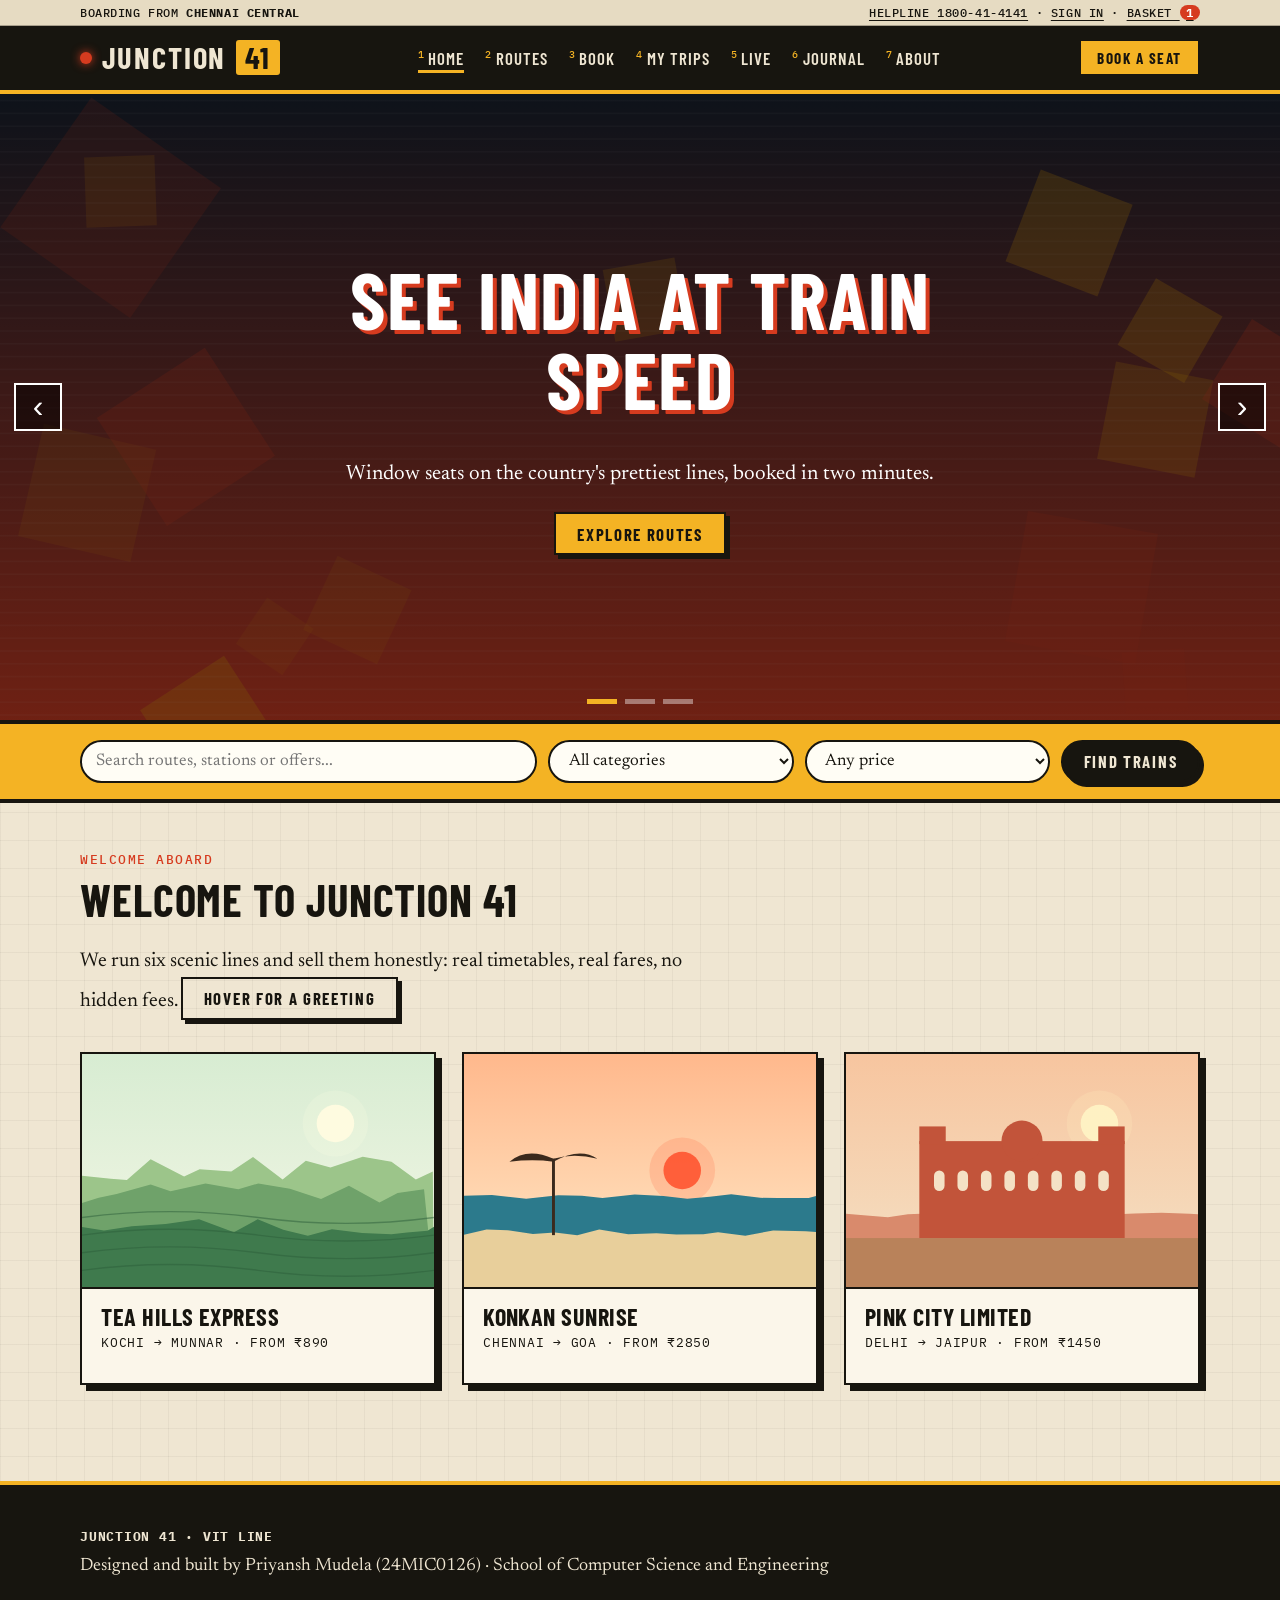
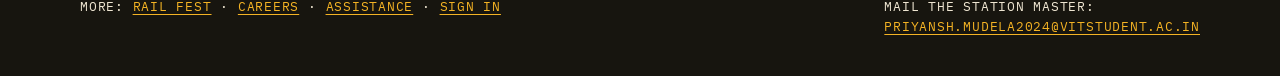
<file: index.html>
<!DOCTYPE html>
<html lang="en"><head><meta charset="UTF-8"><meta name="viewport" content="width=device-width, initial-scale=1.0">
<title>Home · Junction 41</title><link rel="stylesheet" href="css/style.css">
<style>.slider{position:relative;height:70vh;min-height:380px;overflow:hidden;background:#000;border-bottom:4px solid var(--ink)}
.slide{position:absolute;inset:0;background-size:cover;background-position:center;display:grid;place-items:center;text-align:center;color:#fff;opacity:0;transition:opacity .9s}.slide::before{content:"";position:absolute;inset:0;background:rgba(10,10,8,.5)}
.slide.on{opacity:1}.slide div{position:relative;max-width:780px;padding:0 1.4rem}.slide h1{font-size:clamp(2.6rem,7vw,5rem);text-shadow:4px 4px 0 var(--signal)}.slide p{font-size:1.3rem}
.arrow{position:absolute;top:50%;transform:translateY(-50%);background:rgba(0,0,0,.5);color:#fff;border:2px solid #fff;font-size:2rem;width:48px;height:48px;cursor:pointer;z-index:3}.arrow:hover{background:var(--signal)}.l{left:14px}.r{right:14px}
.dots{position:absolute;bottom:16px;left:0;right:0;display:flex;justify-content:center;gap:.5rem;z-index:3}.dots i{width:30px;height:5px;background:#fff6;cursor:pointer}.dots i.on{background:var(--amber)}
.finder{background:var(--amber);border-bottom:4px solid var(--ink)}.find{display:flex;gap:.7rem;padding:1rem 0;flex-wrap:wrap}.find input,.find select{flex:1;min-width:170px;border:2px solid var(--ink)!important;background:#fffdf5!important;padding:.65rem .9rem!important;border-radius:30px!important;width:auto!important}.find input{flex:2}
.find .btn{border-radius:30px}.lede{font-size:1.25rem;max-width:60ch}.rc{display:block;text-decoration:none;color:var(--ink);border:2px solid var(--ink);background:#fbf6ea;box-shadow:6px 6px 0 var(--ink);transition:.2s}.rc:hover{transform:translate(-3px,-3px);box-shadow:9px 9px 0 var(--signal)}
.rc img{width:100%;aspect-ratio:3/2;object-fit:cover;border-bottom:2px solid var(--ink)}.rc div{padding:1rem 1.2rem}.rc h3{margin-bottom:.3rem}</style></head><body>
<div class="util"><div class="wrap"><span>Boarding from <strong>Chennai Central</strong></span>
  <span><a href="status.html">Helpline 1800-41-4141</a> · <a href="account.html">Sign in</a> · <a href="summary.html">Basket <b class="cnt">1</b></a></span></div></div>
<header class="site-head"><div class="wrap">
  <a class="logo" href="index.html"><span class="lamp"></span>Junction <b>41</b></a>
  <nav class="nav" id="nav"><a href="index.html" class=on>Home</a><a href="routes.html">Routes</a><a href="book.html">Book</a><a href="trips.html">My Trips</a><a href="status.html">Live</a><a href="journal.html">Journal</a><a href="about.html">About</a></nav>
  <a class="btn" href="book.html">Book a seat</a>
  <button class="menu-btn" id="menuBtn" aria-label="Menu">MENU</button></div></header>

<section class="slider" id="slider"><div class="slide on" style="background-image:url(img/slide-1.svg)"><div><h1>See India at train speed</h1><p>Window seats on the country's prettiest lines, booked in two minutes.</p><a class="btn" href="routes.html">Explore routes</a></div></div><div class="slide" style="background-image:url(img/slide-2.svg)"><div><h1>Overnight, and awake by the sea</h1><p>Sleeper berths, chai at dawn and a coastline you will not forget.</p><a class="btn" href="routes.html">Explore routes</a></div></div><div class="slide" style="background-image:url(img/slide-3.svg)"><div><h1>Weekend lines, weekday fares</h1><p>Hill stations and backwaters from ₹420.</p><a class="btn" href="routes.html">Explore routes</a></div></div><button class="arrow l" id="prev" aria-label="Previous">‹</button><button class="arrow r" id="next" aria-label="Next">›</button><div class="dots" id="dots"></div></section>
<section class="finder"><div class="wrap"><form action="routes.html" method="get" class="find">
  <input type="text" name="q" placeholder="Search routes, stations or offers..." aria-label="Search">
  <select name="cat" aria-label="Category"><option value="">All categories</option><option>Scenic</option><option>Overnight</option><option>Heritage</option><option>Weekend</option></select><select name="price" aria-label="Price range"><option value="">Any price</option><option value="lo">Under ₹1,000</option><option value="mid">₹1,000 – ₹3,000</option><option value="hi">Above ₹3,000</option></select>
  <button class="btn dark">Find trains</button></form></div></section>
<section class="block"><div class="wrap">
  <span class="eyebrow">Welcome aboard</span><h2 id="hello">Welcome to Junction 41</h2>
  <p class="lede">We run six scenic lines and sell them honestly: real timetables, real fares, no hidden fees.
  <button class="btn ghost" id="hb" type="button">Hover for a greeting</button></p>
  <div class="cols" style="margin-top:2rem"><a class="rc" href="routes.html#0"><img src="img/travel-munnar.svg" alt="Tea Hills Express"><div><h3>Tea Hills Express</h3><p class="mono">Kochi → Munnar · from ₹890</p></div></a><a class="rc" href="routes.html#1"><img src="img/travel-goa.svg" alt="Konkan Sunrise"><div><h3>Konkan Sunrise</h3><p class="mono">Chennai → Goa · from ₹2850</p></div></a><a class="rc" href="routes.html#2"><img src="img/travel-jaipur.svg" alt="Pink City Limited"><div><h3>Pink City Limited</h3><p class="mono">Delhi → Jaipur · from ₹1450</p></div></a></div></div></section>
<footer class="site-foot"><div class="wrap"><div><strong class="mono">Junction 41 · VIT Line</strong><br>
  Designed and built by Priyansh Mudela (24MIC0126) · School of Computer Science and Engineering</div>
  <div class="mono">More: <a href="fest.html">Rail Fest</a> · <a href="careers.html">Careers</a> · <a href="assist.html">Assistance</a> · <a href="account.html">Sign in</a></div>
  <div class="mono">Mail the station master:<br><a href="mailto:priyansh.mudela2024@vitstudent.ac.in">priyansh.mudela2024@vitstudent.ac.in</a></div></div></footer><script src="js/site.js"></script><script src="js/slider.js"></script><script src="js/home.js"></script></body></html>
</file>
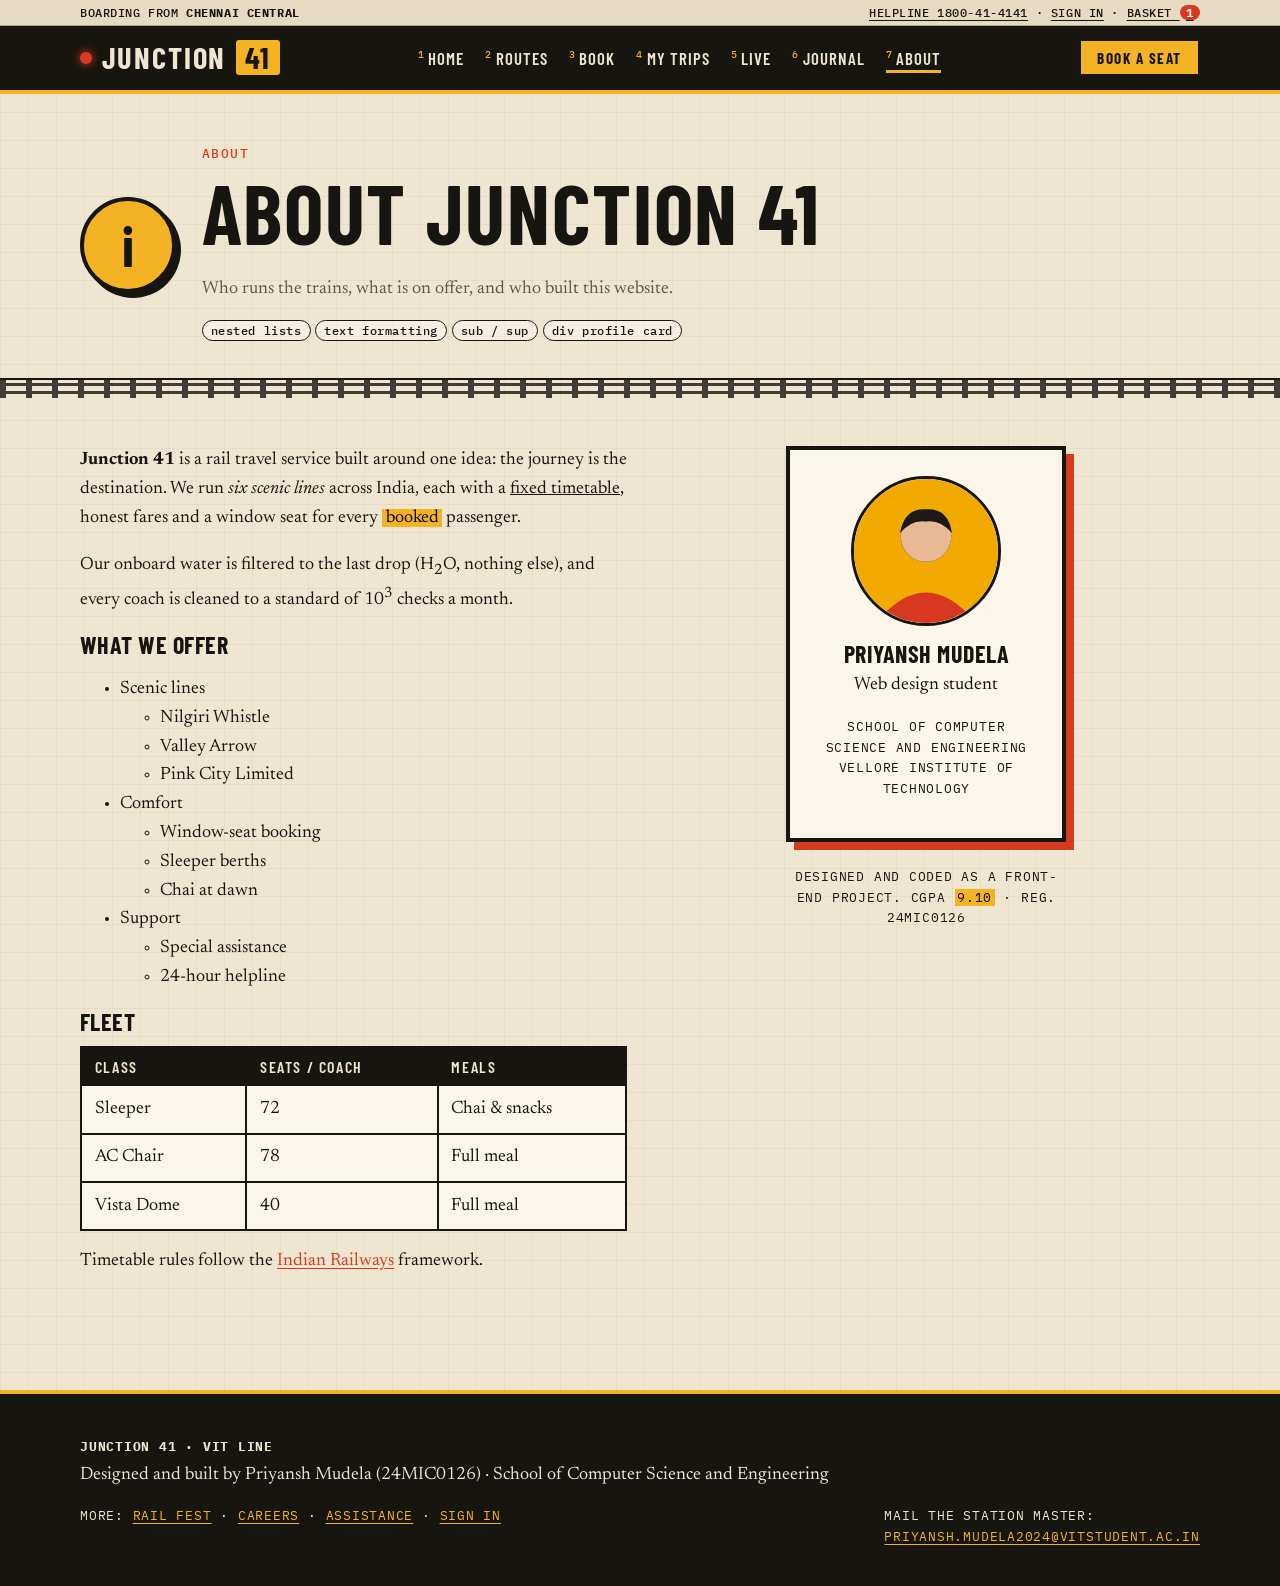
<file: about.html>
<!DOCTYPE html>
<html lang="en"><head><meta charset="UTF-8"><meta name="viewport" content="width=device-width, initial-scale=1.0">
<title>About · Junction 41</title><link rel="stylesheet" href="css/style.css">
<style>.idcard{border:4px solid var(--ink);background:#fbf6ea;padding:1.6rem;text-align:center;width:280px;box-shadow:8px 8px 0 var(--signal)}.idcard img{margin:0 auto 1rem;border:3px solid var(--ink);border-radius:50%}.idcard h3{margin-bottom:.3rem}</style></head><body>
<div class="util"><div class="wrap"><span>Boarding from <strong>Chennai Central</strong></span>
  <span><a href="status.html">Helpline 1800-41-4141</a> · <a href="account.html">Sign in</a> · <a href="summary.html">Basket <b class="cnt">1</b></a></span></div></div>
<header class="site-head"><div class="wrap">
  <a class="logo" href="index.html"><span class="lamp"></span>Junction <b>41</b></a>
  <nav class="nav" id="nav"><a href="index.html">Home</a><a href="routes.html">Routes</a><a href="book.html">Book</a><a href="trips.html">My Trips</a><a href="status.html">Live</a><a href="journal.html">Journal</a><a href="about.html" class=on>About</a></nav>
  <a class="btn" href="book.html">Book a seat</a>
  <button class="menu-btn" id="menuBtn" aria-label="Menu">MENU</button></div></header><div class="plate"><div class="wrap"><div class="pf-no">i</div><div>
  <span class="eyebrow">About</span><h1>About Junction 41</h1><p>Who runs the trains, what is on offer, and who built this website.</p>
  <div><span class="tag">nested lists</span><span class="tag">text formatting</span><span class="tag">sub / sup</span><span class="tag">div profile card</span></div></div></div></div><div class="rails"></div>

<section class="block"><div class="wrap cols">
 <div><p><b>Junction 41</b> is a rail travel service built around one idea: the journey is the destination.
 We run <i>six scenic lines</i> across India, each with a <u>fixed timetable</u>, honest fares and a window seat for every <mark>booked</mark> passenger.</p>
 <p>Our onboard water is filtered to the last drop (H<sub>2</sub>O, nothing else), and every coach is cleaned to a standard of 10<sup>3</sup> checks a month.</p>
 <h3>What we offer</h3>
 <ul><li>Scenic lines<ul><li>Nilgiri Whistle</li><li>Valley Arrow</li><li>Pink City Limited</li></ul></li>
     <li>Comfort<ul><li>Window-seat booking</li><li>Sleeper berths</li><li>Chai at dawn</li></ul></li>
     <li>Support<ul><li>Special assistance</li><li>24-hour helpline</li></ul></li></ul>
 <h3>Fleet</h3>
 <table><thead><tr><th>Class</th><th>Seats / coach</th><th>Meals</th></tr></thead><tbody>
  <tr><td>Sleeper</td><td>72</td><td>Chai &amp; snacks</td></tr><tr><td>AC Chair</td><td>78</td><td>Full meal</td></tr><tr><td>Vista Dome</td><td>40</td><td>Full meal</td></tr></tbody></table>
 <p style="margin-top:1rem">Timetable rules follow the <a href="https://indianrailways.gov.in" target="_blank" rel="noopener">Indian Railways</a> framework.</p></div>
 <div style="display:flex;flex-direction:column;align-items:center;gap:1.6rem">
  <div class="idcard"><img src="img/avatar.svg" alt="Priyansh Mudela" width="150" height="150"><h3>Priyansh Mudela</h3><p>Web design student</p><p class="mono">School of Computer Science and Engineering<br>Vellore Institute of Technology</p></div>
  <p class="mono" style="max-width:280px;text-align:center">Designed and coded as a front-end project. CGPA <mark>9.10</mark> · Reg. 24MIC0126</p></div>
</div></section>
<footer class="site-foot"><div class="wrap"><div><strong class="mono">Junction 41 · VIT Line</strong><br>
  Designed and built by Priyansh Mudela (24MIC0126) · School of Computer Science and Engineering</div>
  <div class="mono">More: <a href="fest.html">Rail Fest</a> · <a href="careers.html">Careers</a> · <a href="assist.html">Assistance</a> · <a href="account.html">Sign in</a></div>
  <div class="mono">Mail the station master:<br><a href="mailto:priyansh.mudela2024@vitstudent.ac.in">priyansh.mudela2024@vitstudent.ac.in</a></div></div></footer><script src="js/site.js"></script></body></html>
</file>
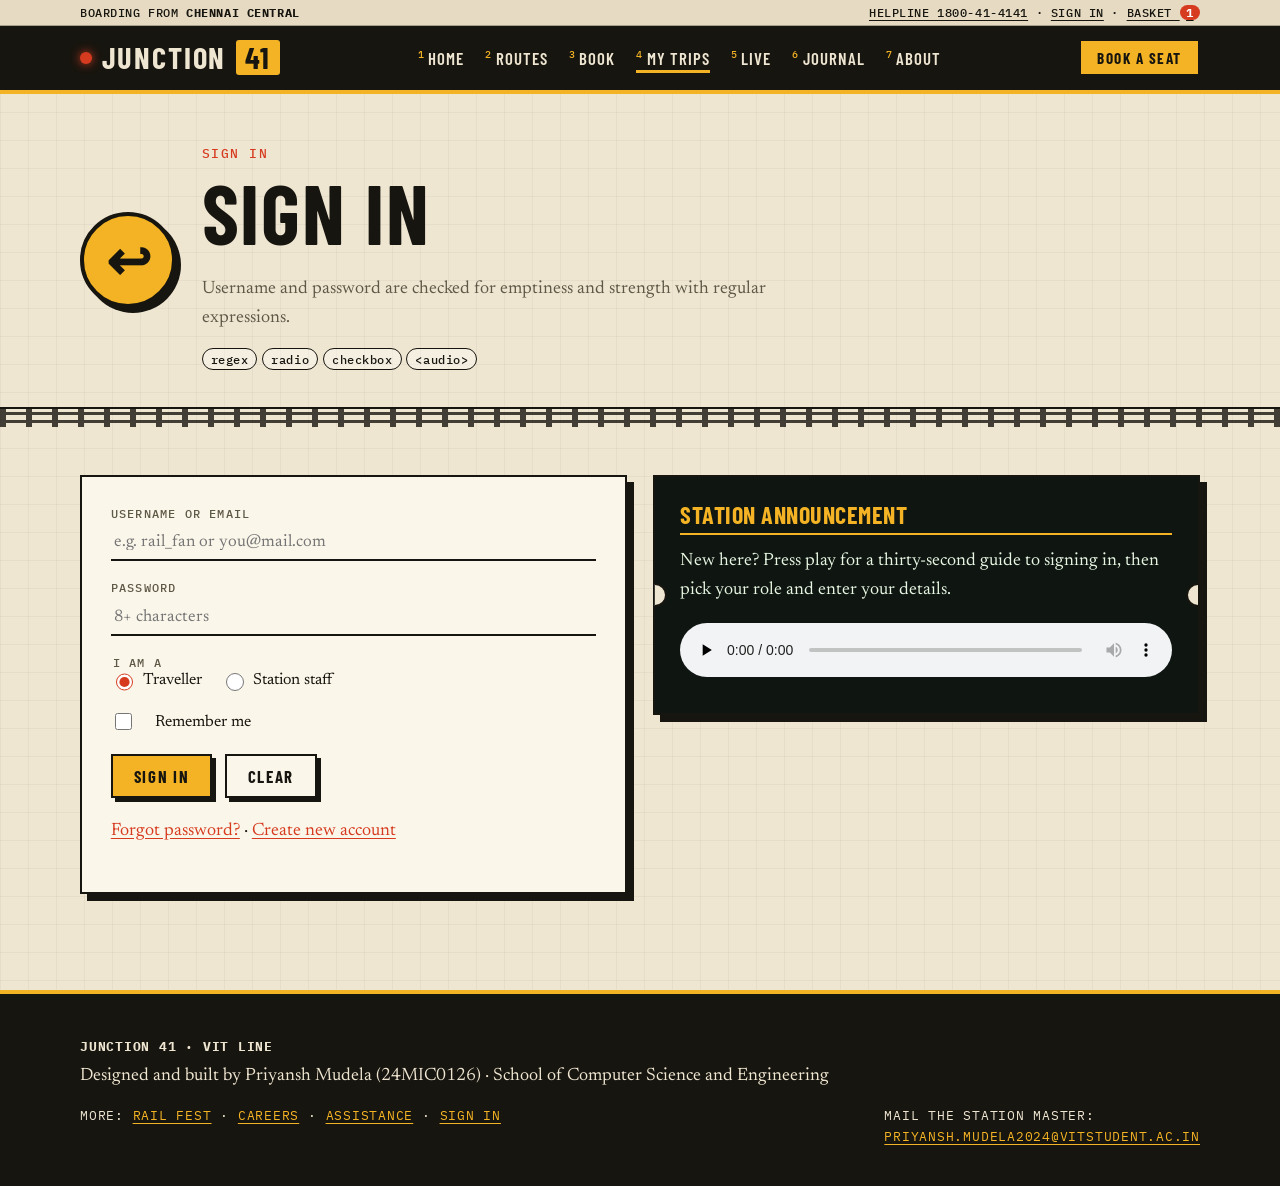
<file: account.html>
<!DOCTYPE html>
<html lang="en"><head><meta charset="UTF-8"><meta name="viewport" content="width=device-width, initial-scale=1.0">
<title>Sign in · Junction 41</title><link rel="stylesheet" href="css/style.css">
<style></style></head><body>
<div class="util"><div class="wrap"><span>Boarding from <strong>Chennai Central</strong></span>
  <span><a href="status.html">Helpline 1800-41-4141</a> · <a href="account.html">Sign in</a> · <a href="summary.html">Basket <b class="cnt">1</b></a></span></div></div>
<header class="site-head"><div class="wrap">
  <a class="logo" href="index.html"><span class="lamp"></span>Junction <b>41</b></a>
  <nav class="nav" id="nav"><a href="index.html">Home</a><a href="routes.html">Routes</a><a href="book.html">Book</a><a href="trips.html" class=on>My Trips</a><a href="status.html">Live</a><a href="journal.html">Journal</a><a href="about.html">About</a></nav>
  <a class="btn" href="book.html">Book a seat</a>
  <button class="menu-btn" id="menuBtn" aria-label="Menu">MENU</button></div></header><div class="plate"><div class="wrap"><div class="pf-no">↩</div><div>
  <span class="eyebrow">Sign in</span><h1>Sign in</h1><p>Username and password are checked for emptiness and strength with regular expressions.</p>
  <div><span class="tag">regex</span><span class="tag">radio</span><span class="tag">checkbox</span><span class="tag">&lt;audio&gt;</span></div></div></div></div><div class="rails"></div>

<section class="block"><div class="wrap cols">
<form class="pass" data-auth novalidate style="grid-template-columns:1fr">
  <div class="f"><label for="u">Username or email</label><input id="u" maxlength="50" placeholder="e.g. rail_fan or you@mail.com" autocomplete="username"></div>
  <div class="f"><label for="pw">Password</label><input id="pw" type="password" maxlength="30" placeholder="8+ characters" autocomplete="current-password"></div>
  <fieldset class="f"><legend>I am a</legend><div class="opts"><label><input type="radio" name="role" checked> Traveller</label><label><input type="radio" name="role"> Station staff</label></div></fieldset>
  <label class="opts" style="font-size:1rem"><input type="checkbox"> Remember me</label>
  <div class="actions"><button class="btn" type="submit">Sign in</button><button class="btn ghost" type="reset">Clear</button></div><div class="msg"></div>
  <p><a href="#">Forgot password?</a> · <a href="book.html">Create new account</a></p></form>
<div class="ticket dark"><h3>Station announcement</h3><p>New here? Press play for a thirty-second guide to signing in, then pick your role and enter your details.</p>
 <audio controls preload="none" style="width:100%"><source src="media/announcement.mp3" type="audio/mpeg"></audio></div></div></section>
<footer class="site-foot"><div class="wrap"><div><strong class="mono">Junction 41 · VIT Line</strong><br>
  Designed and built by Priyansh Mudela (24MIC0126) · School of Computer Science and Engineering</div>
  <div class="mono">More: <a href="fest.html">Rail Fest</a> · <a href="careers.html">Careers</a> · <a href="assist.html">Assistance</a> · <a href="account.html">Sign in</a></div>
  <div class="mono">Mail the station master:<br><a href="mailto:priyansh.mudela2024@vitstudent.ac.in">priyansh.mudela2024@vitstudent.ac.in</a></div></div></footer><script src="js/site.js"></script><script src="js/auth.js"></script></body></html>
</file>
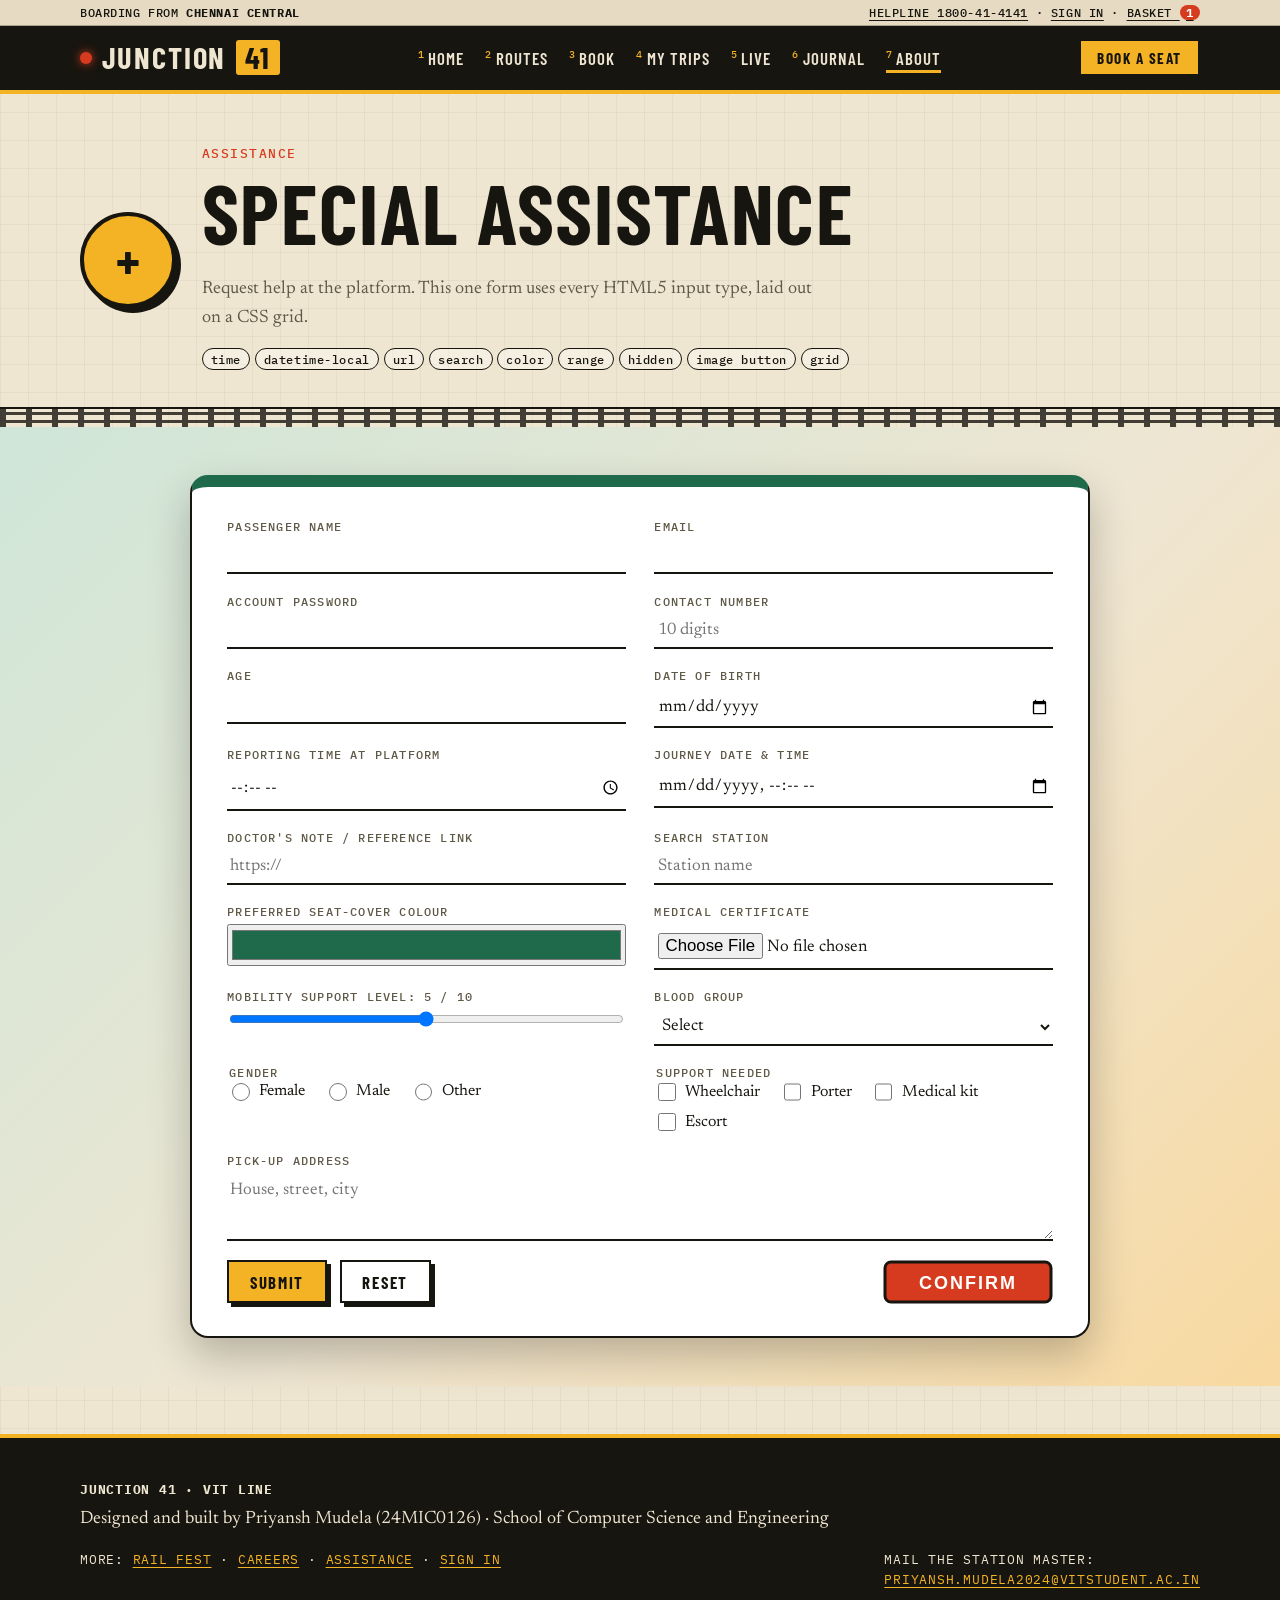
<file: assist.html>
<!DOCTYPE html>
<html lang="en"><head><meta charset="UTF-8"><meta name="viewport" content="width=device-width, initial-scale=1.0">
<title>Assistance · Junction 41</title><link rel="stylesheet" href="css/style.css">
<style>.clinic{background:linear-gradient(135deg,#cfe6d8 0%,#efe6d2 55%,#f8d9a0 100%)}.rx{background:#fff;border:2px solid var(--ink);border-radius:18px;box-shadow:0 18px 40px rgba(23,21,15,.25);padding:2rem 2.2rem;margin:0 auto;max-width:900px;display:grid;grid-template-columns:repeat(auto-fit,minmax(260px,1fr));gap:1.2rem 1.8rem;border-top:12px solid var(--green)}</style></head><body>
<div class="util"><div class="wrap"><span>Boarding from <strong>Chennai Central</strong></span>
  <span><a href="status.html">Helpline 1800-41-4141</a> · <a href="account.html">Sign in</a> · <a href="summary.html">Basket <b class="cnt">1</b></a></span></div></div>
<header class="site-head"><div class="wrap">
  <a class="logo" href="index.html"><span class="lamp"></span>Junction <b>41</b></a>
  <nav class="nav" id="nav"><a href="index.html">Home</a><a href="routes.html">Routes</a><a href="book.html">Book</a><a href="trips.html">My Trips</a><a href="status.html">Live</a><a href="journal.html">Journal</a><a href="about.html" class=on>About</a></nav>
  <a class="btn" href="book.html">Book a seat</a>
  <button class="menu-btn" id="menuBtn" aria-label="Menu">MENU</button></div></header><div class="plate"><div class="wrap"><div class="pf-no">+</div><div>
  <span class="eyebrow">Assistance</span><h1>Special assistance</h1><p>Request help at the platform. This one form uses every HTML5 input type, laid out on a CSS grid.</p>
  <div><span class="tag">time</span><span class="tag">datetime-local</span><span class="tag">url</span><span class="tag">search</span><span class="tag">color</span><span class="tag">range</span><span class="tag">hidden</span><span class="tag">image button</span><span class="tag">grid</span></div></div></div></div><div class="rails"></div>

<section class="block clinic"><div class="wrap">
<form class="rx" data-demo data-ok="Request received. A station officer will meet you at the platform.">
 <input type="hidden" name="rid" value="SA-2026-0041">
 <div class="f"><label for="a1">Passenger name</label><input id="a1" type="text" required></div>
 <div class="f"><label for="a2">Email</label><input id="a2" type="email" required></div>
 <div class="f"><label for="a3">Account password</label><input id="a3" type="password" minlength="8" required></div>
 <div class="f"><label for="a4">Contact number</label><input id="a4" type="tel" pattern="[0-9]{10}" required placeholder="10 digits"></div>
 <div class="f"><label for="a5">Age</label><input id="a5" type="number" min="0" max="120" required></div>
 <div class="f"><label for="a6">Date of birth</label><input id="a6" type="date" required></div>
 <div class="f"><label for="a7">Reporting time at platform</label><input id="a7" type="time" required></div>
 <div class="f"><label for="a8">Journey date &amp; time</label><input id="a8" type="datetime-local" required></div>
 <div class="f"><label for="a9">Doctor's note / reference link</label><input id="a9" type="url" placeholder="https://"></div>
 <div class="f"><label for="b1">Search station</label><input id="b1" type="search" placeholder="Station name"></div>
 <div class="f"><label for="b2">Preferred seat-cover colour</label><input id="b2" type="color" value="#1e6a4b" style="width:100%;height:42px"></div>
 <div class="f"><label for="b3">Medical certificate</label><input id="b3" type="file"></div>
 <div class="f"><label for="b4">Mobility support level: <output id="ov">5</output> / 10</label><input id="b4" type="range" min="0" max="10" value="5" oninput="ov.value=this.value"></div>
 <div class="f"><label for="b5">Blood group</label><select id="b5"><option value="">Select</option><option>A+</option><option>A-</option><option>B+</option><option>B-</option><option>O+</option><option>O-</option><option>AB+</option><option>AB-</option></select></div>
 <fieldset class="f"><legend>Gender</legend><div class="opts"><label><input type="radio" name="gender" value="Female" required> Female</label><label><input type="radio" name="gender" value="Male" required> Male</label><label><input type="radio" name="gender" value="Other" required> Other</label></div></fieldset>
 <fieldset class="f"><legend>Support needed</legend><div class="opts"><label><input type="checkbox"> Wheelchair</label><label><input type="checkbox"> Porter</label><label><input type="checkbox"> Medical kit</label><label><input type="checkbox"> Escort</label></div></fieldset>
 <div class="f full"><label for="b6">Pick-up address</label><textarea id="b6" rows="3" placeholder="House, street, city"></textarea></div>
 <div class="actions"><button class="btn" type="submit">Submit</button><button class="btn ghost" type="reset">Reset</button>
  <input type="image" src="img/confirm.svg" alt="Confirm request" width="170" height="44" style="margin-left:auto"></div><div class="msg full"></div></form></div></section>
<footer class="site-foot"><div class="wrap"><div><strong class="mono">Junction 41 · VIT Line</strong><br>
  Designed and built by Priyansh Mudela (24MIC0126) · School of Computer Science and Engineering</div>
  <div class="mono">More: <a href="fest.html">Rail Fest</a> · <a href="careers.html">Careers</a> · <a href="assist.html">Assistance</a> · <a href="account.html">Sign in</a></div>
  <div class="mono">Mail the station master:<br><a href="mailto:priyansh.mudela2024@vitstudent.ac.in">priyansh.mudela2024@vitstudent.ac.in</a></div></div></footer><script src="js/site.js"></script><script src="js/forms.js"></script></body></html>
</file>
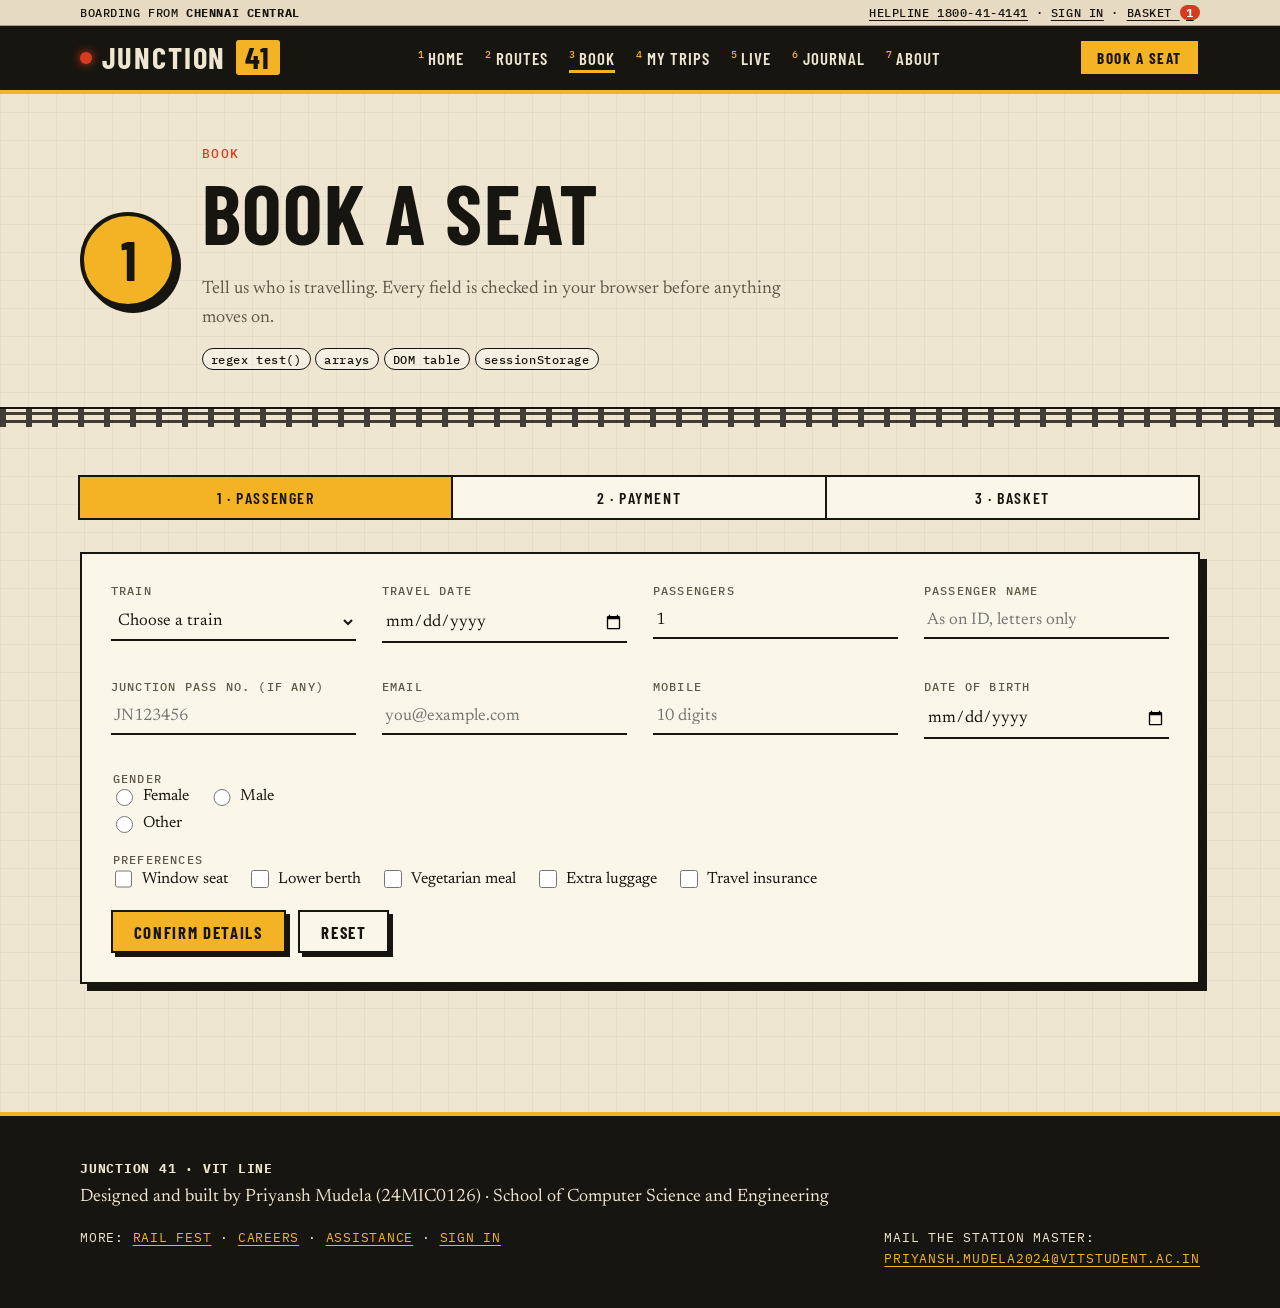
<file: book.html>
<!DOCTYPE html>
<html lang="en"><head><meta charset="UTF-8"><meta name="viewport" content="width=device-width, initial-scale=1.0">
<title>Book · Junction 41</title><link rel="stylesheet" href="css/style.css">
<style>.steps{display:flex;margin-bottom:2rem;font:600 1rem var(--display);letter-spacing:.1em;text-transform:uppercase}.steps a{flex:1;text-align:center;padding:.7rem .4rem;border:2px solid var(--ink);margin-left:-2px;text-decoration:none;color:var(--ink);background:#fbf6ea}.steps .now{background:var(--amber)}.steps a:hover{background:var(--paper-2)}</style></head><body>
<div class="util"><div class="wrap"><span>Boarding from <strong>Chennai Central</strong></span>
  <span><a href="status.html">Helpline 1800-41-4141</a> · <a href="account.html">Sign in</a> · <a href="summary.html">Basket <b class="cnt">1</b></a></span></div></div>
<header class="site-head"><div class="wrap">
  <a class="logo" href="index.html"><span class="lamp"></span>Junction <b>41</b></a>
  <nav class="nav" id="nav"><a href="index.html">Home</a><a href="routes.html">Routes</a><a href="book.html" class=on>Book</a><a href="trips.html">My Trips</a><a href="status.html">Live</a><a href="journal.html">Journal</a><a href="about.html">About</a></nav>
  <a class="btn" href="book.html">Book a seat</a>
  <button class="menu-btn" id="menuBtn" aria-label="Menu">MENU</button></div></header><div class="plate"><div class="wrap"><div class="pf-no">1</div><div>
  <span class="eyebrow">Book</span><h1>Book a seat</h1><p>Tell us who is travelling. Every field is checked in your browser before anything moves on.</p>
  <div><span class="tag">regex test()</span><span class="tag">arrays</span><span class="tag">DOM table</span><span class="tag">sessionStorage</span></div></div></div></div><div class="rails"></div>

<section class="block"><div class="wrap"><div class="steps"><a href="book.html" class=now>1 · Passenger</a><a href="payment.html">2 · Payment</a><a href="summary.html">3 · Basket</a></div>
<form class="pass" id="bk" novalidate>
  <div class="f"><label for="tr">Train</label><select id="tr" required><option value="">Choose a train</option><option value="650">Nilgiri Whistle · Mettupalayam → Ooty</option><option value="2850">Konkan Sunrise · Chennai → Goa</option><option value="1450">Pink City Limited · Delhi → Jaipur</option><option value="890">Tea Hills Express · Kochi → Munnar</option><option value="3400">Valley Arrow · Jammu → Srinagar</option><option value="420">Backwater Slow · Alappuzha → Kollam</option></select><span class="err" data-for="tr"></span></div>
  <div class="f"><label for="dt">Travel date</label><input id="dt" type="date" required><span class="err" data-for="dt"></span></div>
  <div class="f"><label for="px">Passengers</label><input id="px" type="number" min="1" max="6" value="1" required></div>
  <div class="f"><label for="nm">Passenger name</label><input id="nm" required maxlength="40" placeholder="As on ID, letters only"><span class="err" data-for="nm"></span></div>
  <div class="f"><label for="jp">Junction Pass no. (if any)</label><input id="jp" maxlength="8" placeholder="JN123456"><span class="err" data-for="jp"></span></div>
  <div class="f"><label for="em">Email</label><input id="em" type="email" required placeholder="you@example.com"><span class="err" data-for="em"></span></div>
  <div class="f"><label for="mb">Mobile</label><input id="mb" type="tel" maxlength="10" required placeholder="10 digits"><span class="err" data-for="mb"></span></div>
  <div class="f"><label for="db">Date of birth</label><input id="db" type="date" required></div>
  <fieldset class="f"><legend>Gender</legend><div class="opts"><label><input type="radio" name="gender" value="Female" required> Female</label><label><input type="radio" name="gender" value="Male" required> Male</label><label><input type="radio" name="gender" value="Other" required> Other</label></div></fieldset>
  <fieldset class="f full"><legend>Preferences</legend><div class="opts"><label><input type="checkbox" name="pref" value="Window seat"> Window seat</label><label><input type="checkbox" name="pref" value="Lower berth"> Lower berth</label><label><input type="checkbox" name="pref" value="Vegetarian meal"> Vegetarian meal</label><label><input type="checkbox" name="pref" value="Extra luggage"> Extra luggage</label><label><input type="checkbox" name="pref" value="Travel insurance"> Travel insurance</label></div></fieldset>
  <div class="actions"><button class="btn" type="submit">Confirm details</button><button class="btn ghost" type="reset" id="rs">Reset</button></div>
  <div class="msg full" id="out"></div></form>
<div id="result" style="margin-top:2rem"></div></div></section>
<footer class="site-foot"><div class="wrap"><div><strong class="mono">Junction 41 · VIT Line</strong><br>
  Designed and built by Priyansh Mudela (24MIC0126) · School of Computer Science and Engineering</div>
  <div class="mono">More: <a href="fest.html">Rail Fest</a> · <a href="careers.html">Careers</a> · <a href="assist.html">Assistance</a> · <a href="account.html">Sign in</a></div>
  <div class="mono">Mail the station master:<br><a href="mailto:priyansh.mudela2024@vitstudent.ac.in">priyansh.mudela2024@vitstudent.ac.in</a></div></div></footer><script src="js/site.js"></script><script src="js/book.js"></script></body></html>
</file>
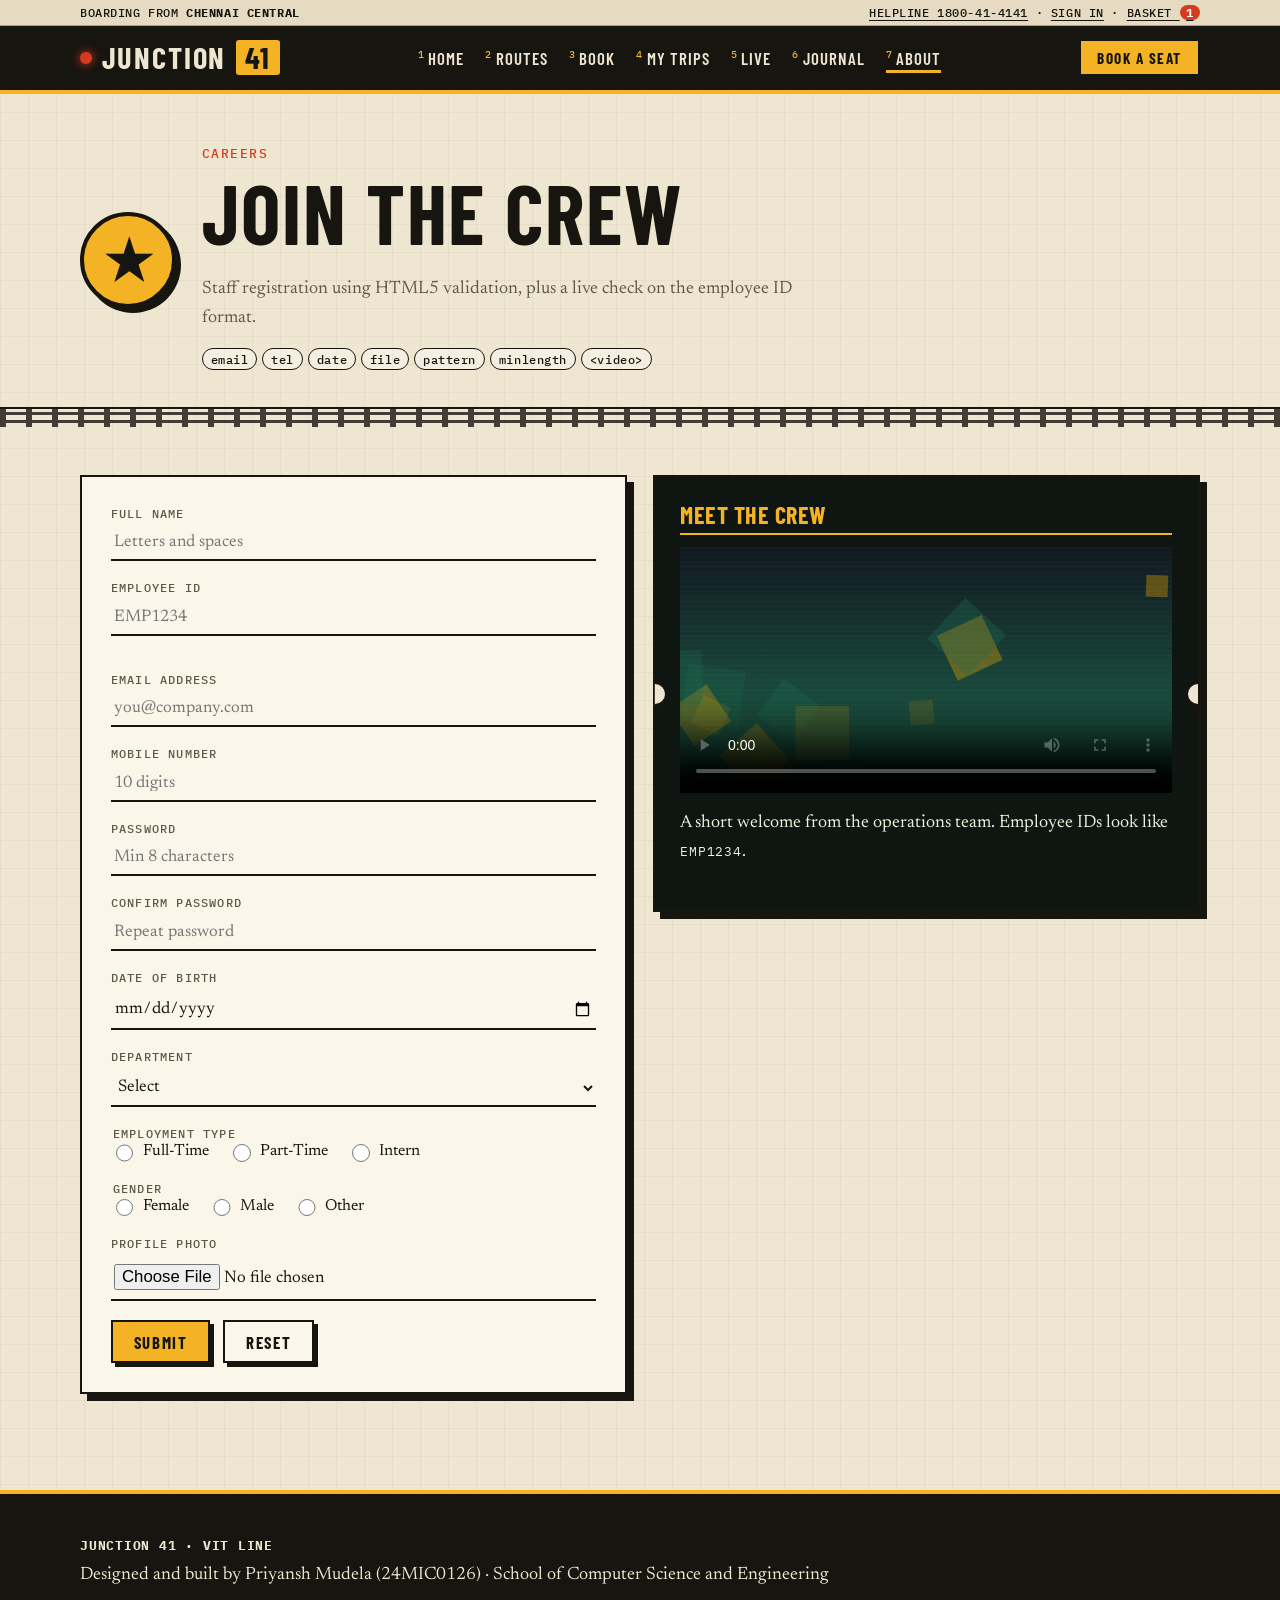
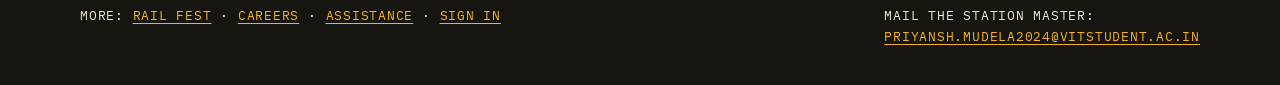
<file: careers.html>
<!DOCTYPE html>
<html lang="en"><head><meta charset="UTF-8"><meta name="viewport" content="width=device-width, initial-scale=1.0">
<title>Careers · Junction 41</title><link rel="stylesheet" href="css/style.css">
<style></style></head><body>
<div class="util"><div class="wrap"><span>Boarding from <strong>Chennai Central</strong></span>
  <span><a href="status.html">Helpline 1800-41-4141</a> · <a href="account.html">Sign in</a> · <a href="summary.html">Basket <b class="cnt">1</b></a></span></div></div>
<header class="site-head"><div class="wrap">
  <a class="logo" href="index.html"><span class="lamp"></span>Junction <b>41</b></a>
  <nav class="nav" id="nav"><a href="index.html">Home</a><a href="routes.html">Routes</a><a href="book.html">Book</a><a href="trips.html">My Trips</a><a href="status.html">Live</a><a href="journal.html">Journal</a><a href="about.html" class=on>About</a></nav>
  <a class="btn" href="book.html">Book a seat</a>
  <button class="menu-btn" id="menuBtn" aria-label="Menu">MENU</button></div></header><div class="plate"><div class="wrap"><div class="pf-no">★</div><div>
  <span class="eyebrow">Careers</span><h1>Join the crew</h1><p>Staff registration using HTML5 validation, plus a live check on the employee ID format.</p>
  <div><span class="tag">email</span><span class="tag">tel</span><span class="tag">date</span><span class="tag">file</span><span class="tag">pattern</span><span class="tag">minlength</span><span class="tag">&lt;video&gt;</span></div></div></div></div><div class="rails"></div>

<section class="block"><div class="wrap cols">
<form class="pass" data-demo data-ok="Application received. We will write to you soon." id="emp">
  <div class="f"><label for="n">Full name</label><input id="n" required minlength="3" maxlength="40" pattern="[A-Za-z ]+" placeholder="Letters and spaces"></div>
  <div class="f"><label for="eid">Employee ID</label><input id="eid" required maxlength="7" placeholder="EMP1234"><span class="err" id="eidErr"></span></div>
  <div class="f"><label for="e">Email address</label><input id="e" type="email" required placeholder="you@company.com"></div>
  <div class="f"><label for="m">Mobile number</label><input id="m" type="tel" required pattern="[0-9]{10}" maxlength="10" placeholder="10 digits"></div>
  <div class="f"><label for="p1">Password</label><input id="p1" type="password" required minlength="8" maxlength="20" placeholder="Min 8 characters"></div>
  <div class="f"><label for="p2">Confirm password</label><input id="p2" type="password" required minlength="8" data-match="p1" placeholder="Repeat password"></div>
  <div class="f"><label for="d">Date of birth</label><input id="d" type="date" required></div>
  <div class="f"><label for="dep">Department</label><select id="dep" required><option value="">Select</option><option>Operations</option><option>Signalling</option><option>Customer care</option><option>Engineering</option></select></div>
  <fieldset class="f"><legend>Employment type</legend><div class="opts"><label><input type="radio" name="et" required> Full-Time</label><label><input type="radio" name="et"> Part-Time</label><label><input type="radio" name="et"> Intern</label></div></fieldset>
  <fieldset class="f"><legend>Gender</legend><div class="opts"><label><input type="radio" name="gender" value="Female" required> Female</label><label><input type="radio" name="gender" value="Male" required> Male</label><label><input type="radio" name="gender" value="Other" required> Other</label></div></fieldset>
  <div class="f full"><label for="ph">Profile photo</label><input id="ph" type="file" accept="image/*"></div>
  <div class="actions"><button class="btn" type="submit">Submit</button><button class="btn ghost" type="reset">Reset</button></div><div class="msg full"></div></form>
<div class="ticket dark"><h3>Meet the crew</h3><video controls poster="img/slide-2.svg" preload="metadata" style="width:100%"><source src="media/welcome.mp4" type="video/mp4"></video>
 <p style="margin-top:1rem">A short welcome from the operations team. Employee IDs look like <span class="mono">EMP1234</span>.</p></div></div></section>
<footer class="site-foot"><div class="wrap"><div><strong class="mono">Junction 41 · VIT Line</strong><br>
  Designed and built by Priyansh Mudela (24MIC0126) · School of Computer Science and Engineering</div>
  <div class="mono">More: <a href="fest.html">Rail Fest</a> · <a href="careers.html">Careers</a> · <a href="assist.html">Assistance</a> · <a href="account.html">Sign in</a></div>
  <div class="mono">Mail the station master:<br><a href="mailto:priyansh.mudela2024@vitstudent.ac.in">priyansh.mudela2024@vitstudent.ac.in</a></div></div></footer><script src="js/site.js"></script><script src="js/forms.js"></script><script src="js/careers.js"></script></body></html>
</file>
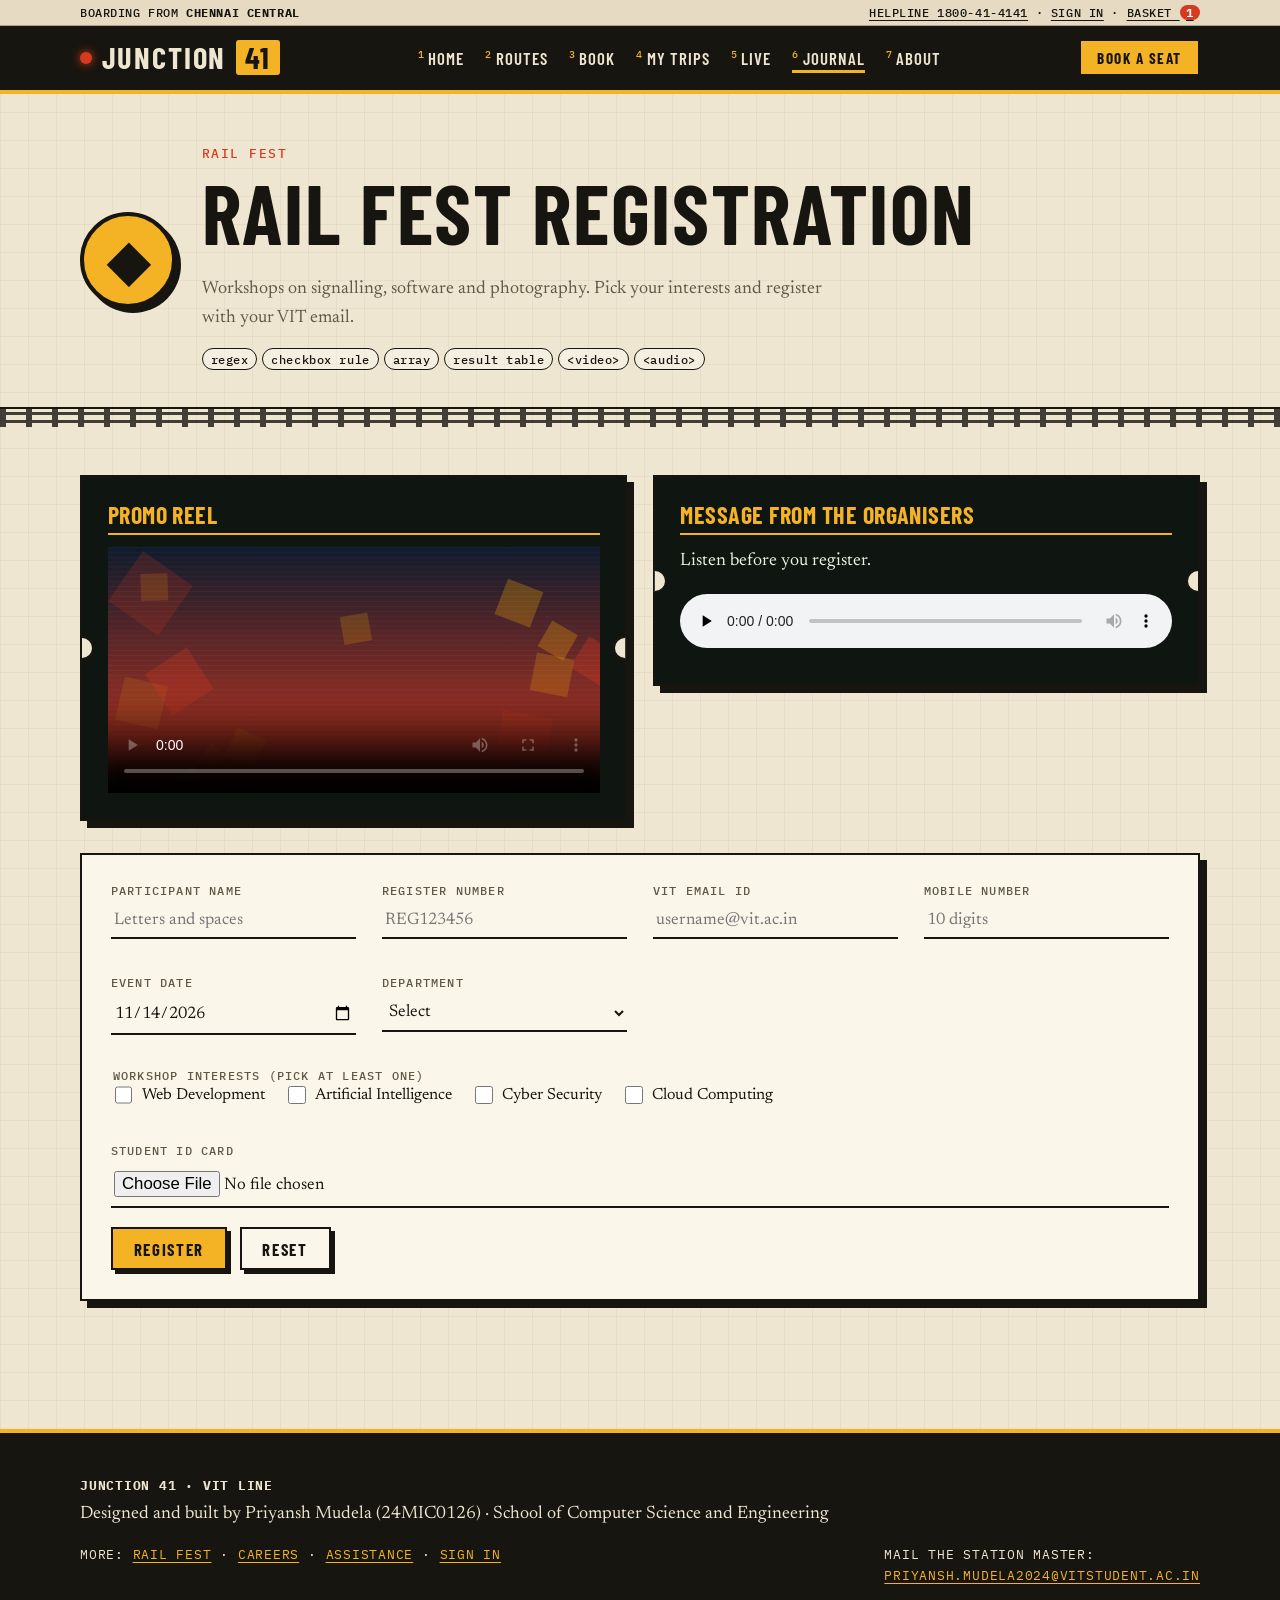
<file: fest.html>
<!DOCTYPE html>
<html lang="en"><head><meta charset="UTF-8"><meta name="viewport" content="width=device-width, initial-scale=1.0">
<title>Rail Fest · Junction 41</title><link rel="stylesheet" href="css/style.css">
<style></style></head><body>
<div class="util"><div class="wrap"><span>Boarding from <strong>Chennai Central</strong></span>
  <span><a href="status.html">Helpline 1800-41-4141</a> · <a href="account.html">Sign in</a> · <a href="summary.html">Basket <b class="cnt">1</b></a></span></div></div>
<header class="site-head"><div class="wrap">
  <a class="logo" href="index.html"><span class="lamp"></span>Junction <b>41</b></a>
  <nav class="nav" id="nav"><a href="index.html">Home</a><a href="routes.html">Routes</a><a href="book.html">Book</a><a href="trips.html">My Trips</a><a href="status.html">Live</a><a href="journal.html" class=on>Journal</a><a href="about.html">About</a></nav>
  <a class="btn" href="book.html">Book a seat</a>
  <button class="menu-btn" id="menuBtn" aria-label="Menu">MENU</button></div></header><div class="plate"><div class="wrap"><div class="pf-no">◆</div><div>
  <span class="eyebrow">Rail Fest</span><h1>Rail Fest registration</h1><p>Workshops on signalling, software and photography. Pick your interests and register with your VIT email.</p>
  <div><span class="tag">regex</span><span class="tag">checkbox rule</span><span class="tag">array</span><span class="tag">result table</span><span class="tag">&lt;video&gt;</span><span class="tag">&lt;audio&gt;</span></div></div></div></div><div class="rails"></div>

<section class="block"><div class="wrap">
<div class="cols" style="margin-bottom:2rem">
 <div class="ticket dark"><h3>Promo reel</h3><video controls poster="img/slide-1.svg" preload="metadata" style="width:100%"><source src="media/welcome.mp4" type="video/mp4"></video></div>
 <div class="ticket dark"><h3>Message from the organisers</h3><p>Listen before you register.</p><audio controls preload="none" style="width:100%"><source src="media/announcement.mp3" type="audio/mpeg"></audio></div></div>
<form class="pass" id="fest" novalidate>
 <div class="f"><label for="fn">Participant name</label><input id="fn" required maxlength="40" placeholder="Letters and spaces"><span class="err" data-for="fn"></span></div>
 <div class="f"><label for="fr">Register number</label><input id="fr" required maxlength="9" placeholder="REG123456"><span class="err" data-for="fr"></span></div>
 <div class="f"><label for="fm">VIT email ID</label><input id="fm" required placeholder="username@vit.ac.in"><span class="err" data-for="fm"></span></div>
 <div class="f"><label for="fb">Mobile number</label><input id="fb" type="tel" required maxlength="10" placeholder="10 digits"><span class="err" data-for="fb"></span></div>
 <div class="f"><label for="fe">Event date</label><input id="fe" type="date" required value="2026-11-14"></div>
 <div class="f"><label for="fd">Department</label><select id="fd" required><option value="">Select</option><option>Computer Science</option><option>Electronics</option><option>Mechanical</option><option>Civil</option></select><span class="err" data-for="fd"></span></div>
 <fieldset class="f full"><legend>Workshop interests (pick at least one)</legend><div class="opts">
  <label><input type="checkbox" name="int" value="Web Development"> Web Development</label><label><input type="checkbox" name="int" value="Artificial Intelligence"> Artificial Intelligence</label>
  <label><input type="checkbox" name="int" value="Cyber Security"> Cyber Security</label><label><input type="checkbox" name="int" value="Cloud Computing"> Cloud Computing</label></div><span class="err" data-for="int"></span></fieldset>
 <div class="f full"><label for="fi">Student ID card</label><input id="fi" type="file" accept="image/*,.pdf"></div>
 <div class="actions"><button class="btn" type="submit">Register</button><button class="btn ghost" type="reset" id="rs">Reset</button></div><div class="msg full" id="out"></div></form>
<div id="result" style="margin-top:2rem"></div></div></section>
<footer class="site-foot"><div class="wrap"><div><strong class="mono">Junction 41 · VIT Line</strong><br>
  Designed and built by Priyansh Mudela (24MIC0126) · School of Computer Science and Engineering</div>
  <div class="mono">More: <a href="fest.html">Rail Fest</a> · <a href="careers.html">Careers</a> · <a href="assist.html">Assistance</a> · <a href="account.html">Sign in</a></div>
  <div class="mono">Mail the station master:<br><a href="mailto:priyansh.mudela2024@vitstudent.ac.in">priyansh.mudela2024@vitstudent.ac.in</a></div></div></footer><script src="js/site.js"></script><script src="js/fest.js"></script></body></html>
</file>
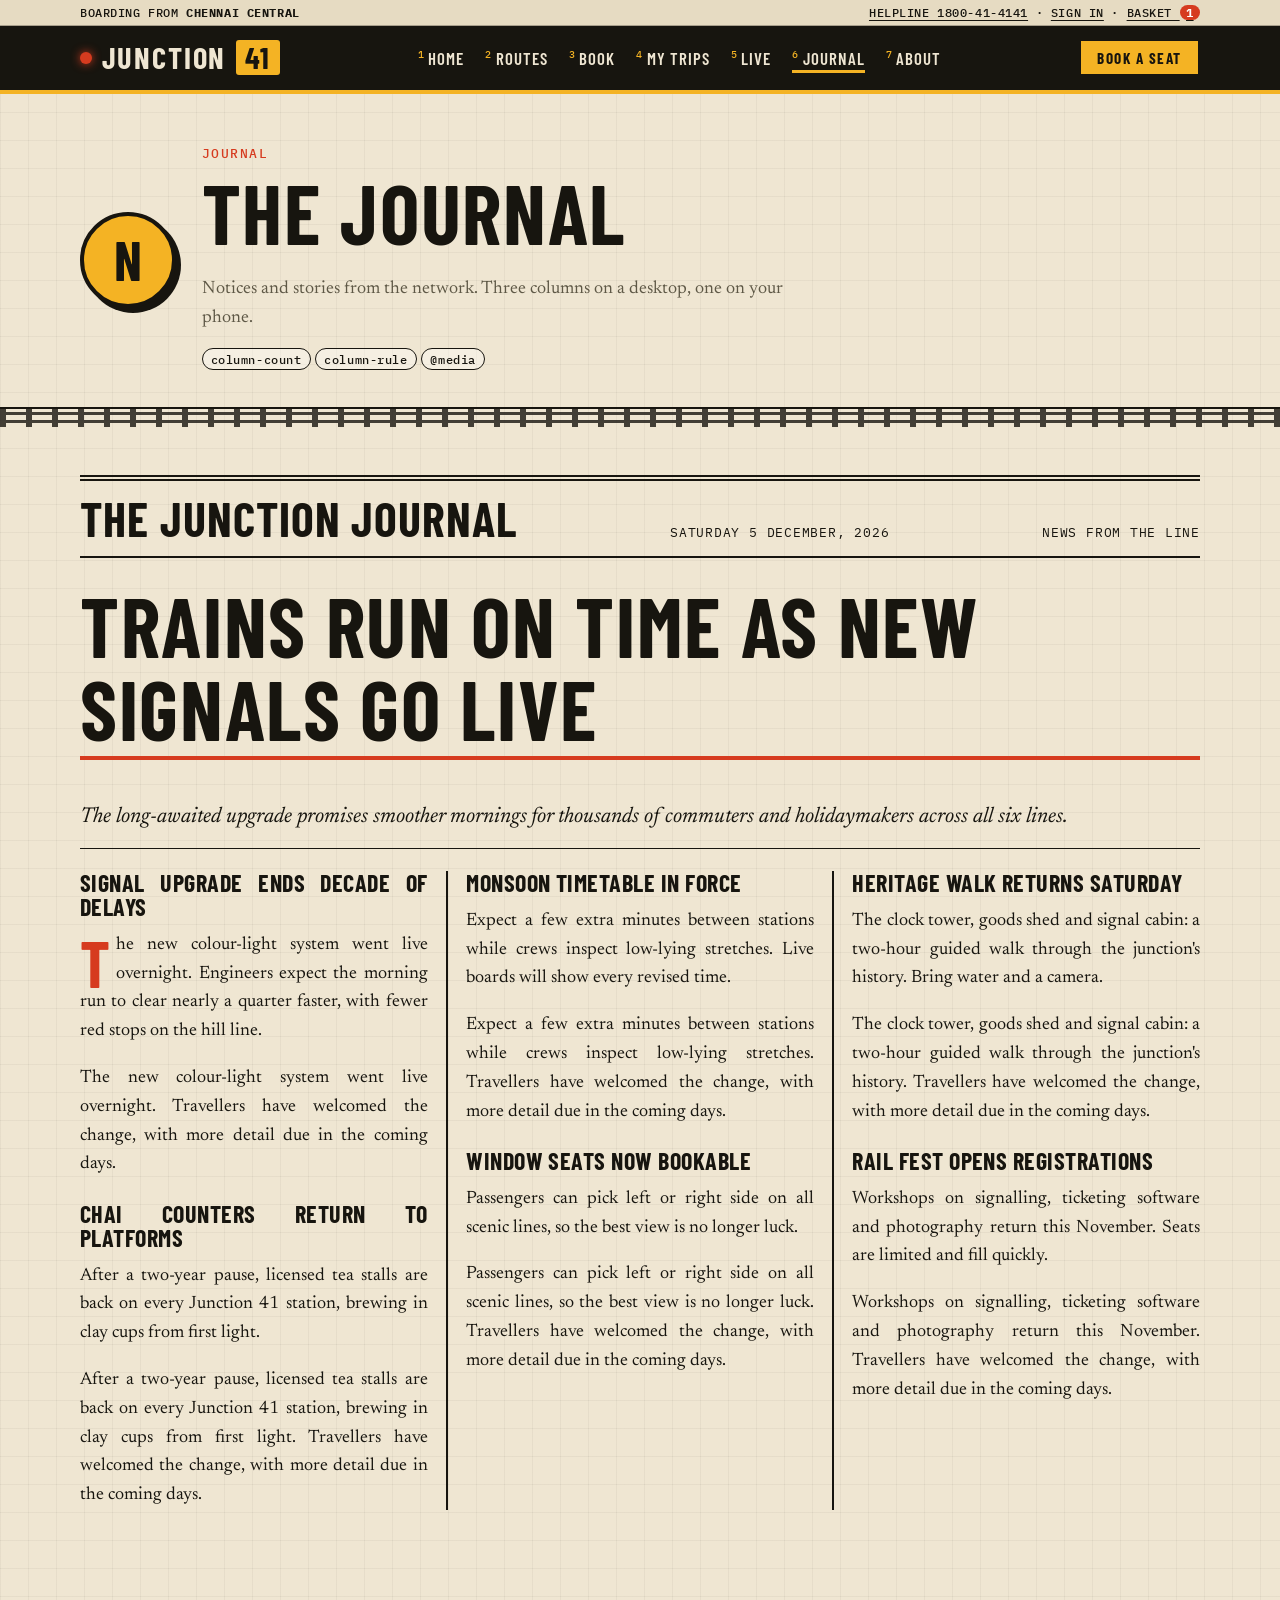
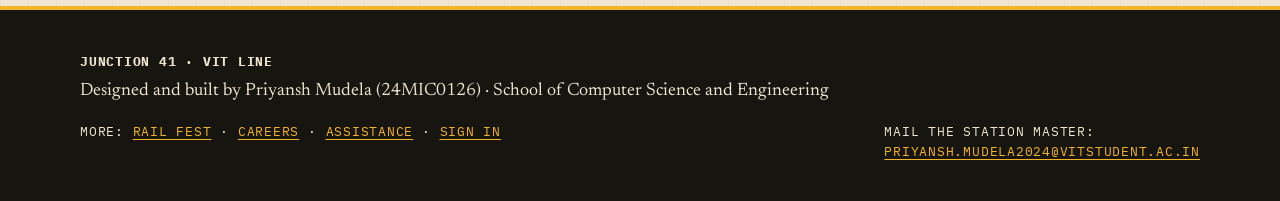
<file: journal.html>
<!DOCTYPE html>
<html lang="en"><head><meta charset="UTF-8"><meta name="viewport" content="width=device-width, initial-scale=1.0">
<title>Journal · Junction 41</title><link rel="stylesheet" href="css/style.css">
<style>.masthead{display:flex;justify-content:space-between;align-items:baseline;border-top:6px double var(--ink);border-bottom:2px solid var(--ink);padding:.8rem 0;flex-wrap:wrap;gap:.5rem}.masthead h2{margin:0;font-size:3rem}
.paper{column-count:3;column-gap:2.4rem;column-rule:2px solid var(--ink);margin-top:1.6rem;text-align:justify;hyphens:auto}.paper article{break-inside:avoid;margin-bottom:1.4rem}.paper h3{font-size:1.5rem}
.main-head{column-span:all;border-bottom:4px solid var(--signal);padding-bottom:.4rem;text-align:left}.lead{column-span:all;font:italic 1.35rem/1.4 var(--body);text-align:left;border-bottom:1px solid var(--ink);padding-bottom:1rem}
.paper article:first-of-type p:first-of-type::first-letter{float:left;font:700 4rem/.8 var(--display);margin:.1em .1em 0 0;color:var(--signal)}@media(max-width:800px){.paper{column-count:1;column-rule:none}.masthead h2{font-size:2.1rem}}</style></head><body>
<div class="util"><div class="wrap"><span>Boarding from <strong>Chennai Central</strong></span>
  <span><a href="status.html">Helpline 1800-41-4141</a> · <a href="account.html">Sign in</a> · <a href="summary.html">Basket <b class="cnt">1</b></a></span></div></div>
<header class="site-head"><div class="wrap">
  <a class="logo" href="index.html"><span class="lamp"></span>Junction <b>41</b></a>
  <nav class="nav" id="nav"><a href="index.html">Home</a><a href="routes.html">Routes</a><a href="book.html">Book</a><a href="trips.html">My Trips</a><a href="status.html">Live</a><a href="journal.html" class=on>Journal</a><a href="about.html">About</a></nav>
  <a class="btn" href="book.html">Book a seat</a>
  <button class="menu-btn" id="menuBtn" aria-label="Menu">MENU</button></div></header><div class="plate"><div class="wrap"><div class="pf-no">N</div><div>
  <span class="eyebrow">Journal</span><h1>The Journal</h1><p>Notices and stories from the network. Three columns on a desktop, one on your phone.</p>
  <div><span class="tag">column-count</span><span class="tag">column-rule</span><span class="tag">@media</span></div></div></div></div><div class="rails"></div>

<section class="block"><div class="wrap"><div class="masthead"><h2>The Junction Journal</h2><span class="mono" id="today">Today</span><span class="mono">News from the line</span></div>
<div class="paper"><h1 class="main-head">Trains run on time as new signals go live</h1>
<p class="lead">The long-awaited upgrade promises smoother mornings for thousands of commuters and holidaymakers across all six lines.</p><article><h3>Signal upgrade ends decade of delays</h3><p>The new colour-light system went live overnight. Engineers expect the morning run to clear nearly a quarter faster, with fewer red stops on the hill line.</p><p>The new colour-light system went live overnight. Travellers have welcomed the change, with more detail due in the coming days.</p></article><article><h3>Chai counters return to platforms</h3><p>After a two-year pause, licensed tea stalls are back on every Junction 41 station, brewing in clay cups from first light.</p><p>After a two-year pause, licensed tea stalls are back on every Junction 41 station, brewing in clay cups from first light. Travellers have welcomed the change, with more detail due in the coming days.</p></article><article><h3>Monsoon timetable in force</h3><p>Expect a few extra minutes between stations while crews inspect low-lying stretches. Live boards will show every revised time.</p><p>Expect a few extra minutes between stations while crews inspect low-lying stretches. Travellers have welcomed the change, with more detail due in the coming days.</p></article><article><h3>Window seats now bookable</h3><p>Passengers can pick left or right side on all scenic lines, so the best view is no longer luck.</p><p>Passengers can pick left or right side on all scenic lines, so the best view is no longer luck. Travellers have welcomed the change, with more detail due in the coming days.</p></article><article><h3>Heritage walk returns Saturday</h3><p>The clock tower, goods shed and signal cabin: a two-hour guided walk through the junction's history. Bring water and a camera.</p><p>The clock tower, goods shed and signal cabin: a two-hour guided walk through the junction's history. Travellers have welcomed the change, with more detail due in the coming days.</p></article><article><h3>Rail Fest opens registrations</h3><p>Workshops on signalling, ticketing software and photography return this November. Seats are limited and fill quickly.</p><p>Workshops on signalling, ticketing software and photography return this November. Travellers have welcomed the change, with more detail due in the coming days.</p></article></div></div></section>
<script>document.getElementById('today').textContent=new Date().toLocaleDateString('en-IN',{weekday:'long',day:'numeric',month:'long',year:'numeric'});</script>
<footer class="site-foot"><div class="wrap"><div><strong class="mono">Junction 41 · VIT Line</strong><br>
  Designed and built by Priyansh Mudela (24MIC0126) · School of Computer Science and Engineering</div>
  <div class="mono">More: <a href="fest.html">Rail Fest</a> · <a href="careers.html">Careers</a> · <a href="assist.html">Assistance</a> · <a href="account.html">Sign in</a></div>
  <div class="mono">Mail the station master:<br><a href="mailto:priyansh.mudela2024@vitstudent.ac.in">priyansh.mudela2024@vitstudent.ac.in</a></div></div></footer><script src="js/site.js"></script></body></html>
</file>
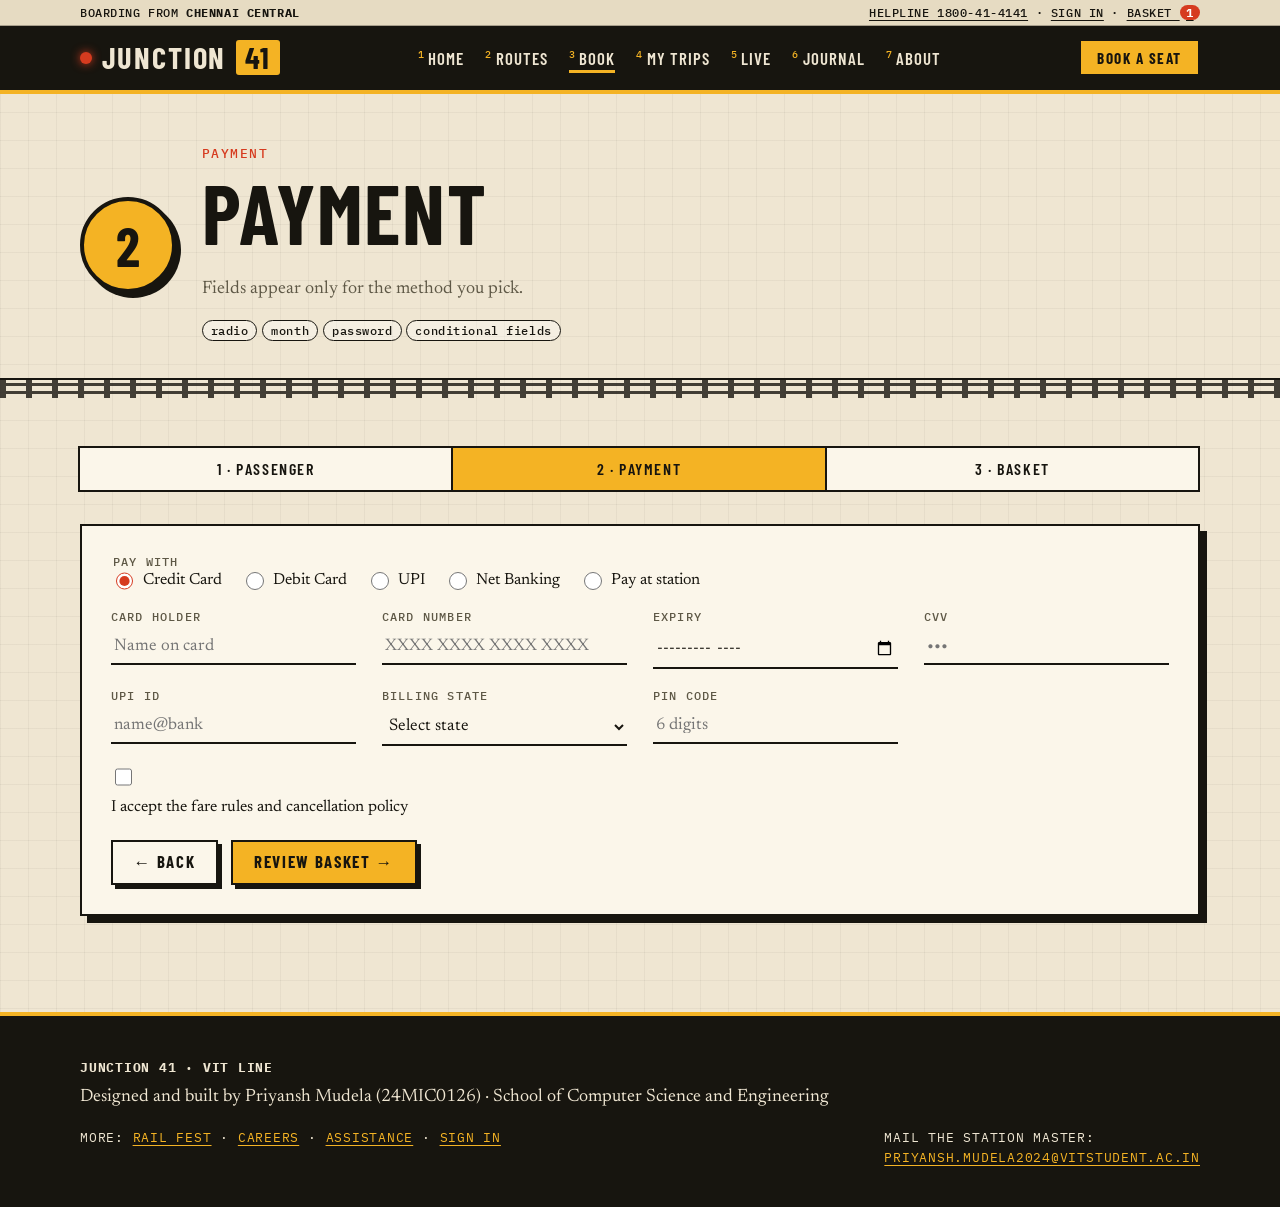
<file: payment.html>
<!DOCTYPE html>
<html lang="en"><head><meta charset="UTF-8"><meta name="viewport" content="width=device-width, initial-scale=1.0">
<title>Payment · Junction 41</title><link rel="stylesheet" href="css/style.css">
<style>.steps{display:flex;margin-bottom:2rem;font:600 1rem var(--display);letter-spacing:.1em;text-transform:uppercase}.steps a{flex:1;text-align:center;padding:.7rem .4rem;border:2px solid var(--ink);margin-left:-2px;text-decoration:none;color:var(--ink);background:#fbf6ea}.steps .now{background:var(--amber)}.steps a:hover{background:var(--paper-2)}</style></head><body>
<div class="util"><div class="wrap"><span>Boarding from <strong>Chennai Central</strong></span>
  <span><a href="status.html">Helpline 1800-41-4141</a> · <a href="account.html">Sign in</a> · <a href="summary.html">Basket <b class="cnt">1</b></a></span></div></div>
<header class="site-head"><div class="wrap">
  <a class="logo" href="index.html"><span class="lamp"></span>Junction <b>41</b></a>
  <nav class="nav" id="nav"><a href="index.html">Home</a><a href="routes.html">Routes</a><a href="book.html" class=on>Book</a><a href="trips.html">My Trips</a><a href="status.html">Live</a><a href="journal.html">Journal</a><a href="about.html">About</a></nav>
  <a class="btn" href="book.html">Book a seat</a>
  <button class="menu-btn" id="menuBtn" aria-label="Menu">MENU</button></div></header><div class="plate"><div class="wrap"><div class="pf-no">2</div><div>
  <span class="eyebrow">Payment</span><h1>Payment</h1><p>Fields appear only for the method you pick.</p>
  <div><span class="tag">radio</span><span class="tag">month</span><span class="tag">password</span><span class="tag">conditional fields</span></div></div></div></div><div class="rails"></div>

<section class="block"><div class="wrap"><div class="steps"><a href="book.html">1 · Passenger</a><a href="payment.html" class=now>2 · Payment</a><a href="summary.html">3 · Basket</a></div>
<form class="pass" data-demo data-next="summary.html" id="pay">
  <fieldset class="f full"><legend>Pay with</legend><div class="opts">
  <label><input type="radio" name="pm" value="Credit Card" required checked> Credit Card</label><label><input type="radio" name="pm" value="Debit Card" required> Debit Card</label><label><input type="radio" name="pm" value="UPI" required> UPI</label><label><input type="radio" name="pm" value="Net Banking" required> Net Banking</label><label><input type="radio" name="pm" value="Pay at station" required> Pay at station</label></div></fieldset>
  <div class="f card"><label for="ch">Card holder</label><input id="ch" placeholder="Name on card"></div>
  <div class="f card"><label for="cn">Card number</label><input id="cn" inputmode="numeric" maxlength="19" placeholder="XXXX XXXX XXXX XXXX"></div>
  <div class="f card"><label for="ex">Expiry</label><input id="ex" type="month"></div>
  <div class="f card"><label for="cv">CVV</label><input id="cv" type="password" maxlength="4" placeholder="•••"></div>
  <div class="f upi" hidden><label for="up">UPI ID</label><input id="up" placeholder="name@bank"></div>
  <div class="f"><label for="bs">Billing state</label><select id="bs" required><option value="">Select state</option><option>Tamil Nadu</option><option>Kerala</option><option>Karnataka</option><option>Telangana</option><option>Maharashtra</option><option>Delhi</option></select></div>
  <div class="f"><label for="bp">PIN code</label><input id="bp" type="number" min="100000" max="999999" required placeholder="6 digits"></div>
  <label class="opts f full" style="font-size:1rem"><input type="checkbox" required> I accept the fare rules and cancellation policy</label>
  <div class="actions"><a class="btn ghost" href="book.html">← Back</a><button class="btn" type="submit">Review basket →</button></div></form></div></section>
<script>
var pay=document.getElementById('pay');
function sync(){var m=pay.pm.value,card=/Card/.test(m);document.querySelectorAll('.card').forEach(function(e){e.hidden=!card;e.querySelector('input').required=card;});
 document.querySelector('.upi').hidden=m!=='UPI';document.getElementById('up').required=m==='UPI';}
pay.addEventListener('change',sync);sync();</script>
<footer class="site-foot"><div class="wrap"><div><strong class="mono">Junction 41 · VIT Line</strong><br>
  Designed and built by Priyansh Mudela (24MIC0126) · School of Computer Science and Engineering</div>
  <div class="mono">More: <a href="fest.html">Rail Fest</a> · <a href="careers.html">Careers</a> · <a href="assist.html">Assistance</a> · <a href="account.html">Sign in</a></div>
  <div class="mono">Mail the station master:<br><a href="mailto:priyansh.mudela2024@vitstudent.ac.in">priyansh.mudela2024@vitstudent.ac.in</a></div></div></footer><script src="js/site.js"></script><script src="js/forms.js"></script></body></html>
</file>
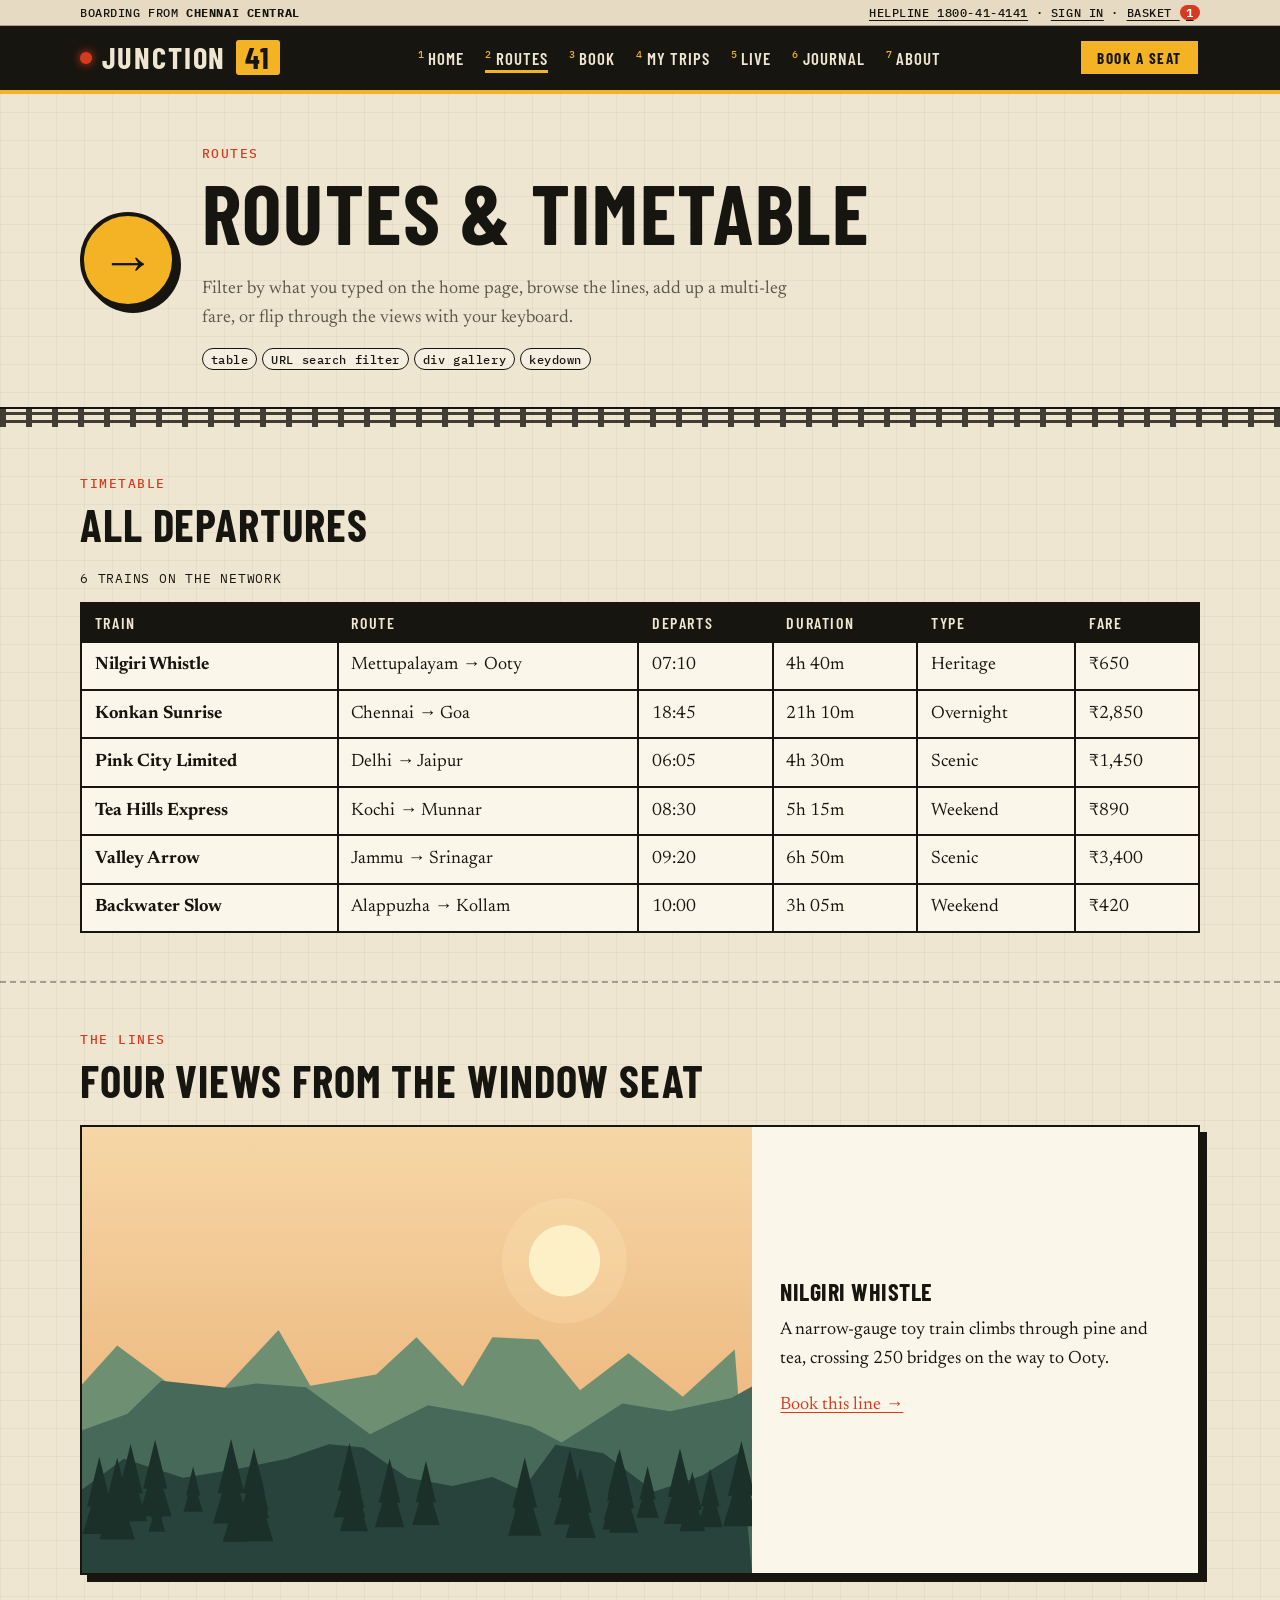
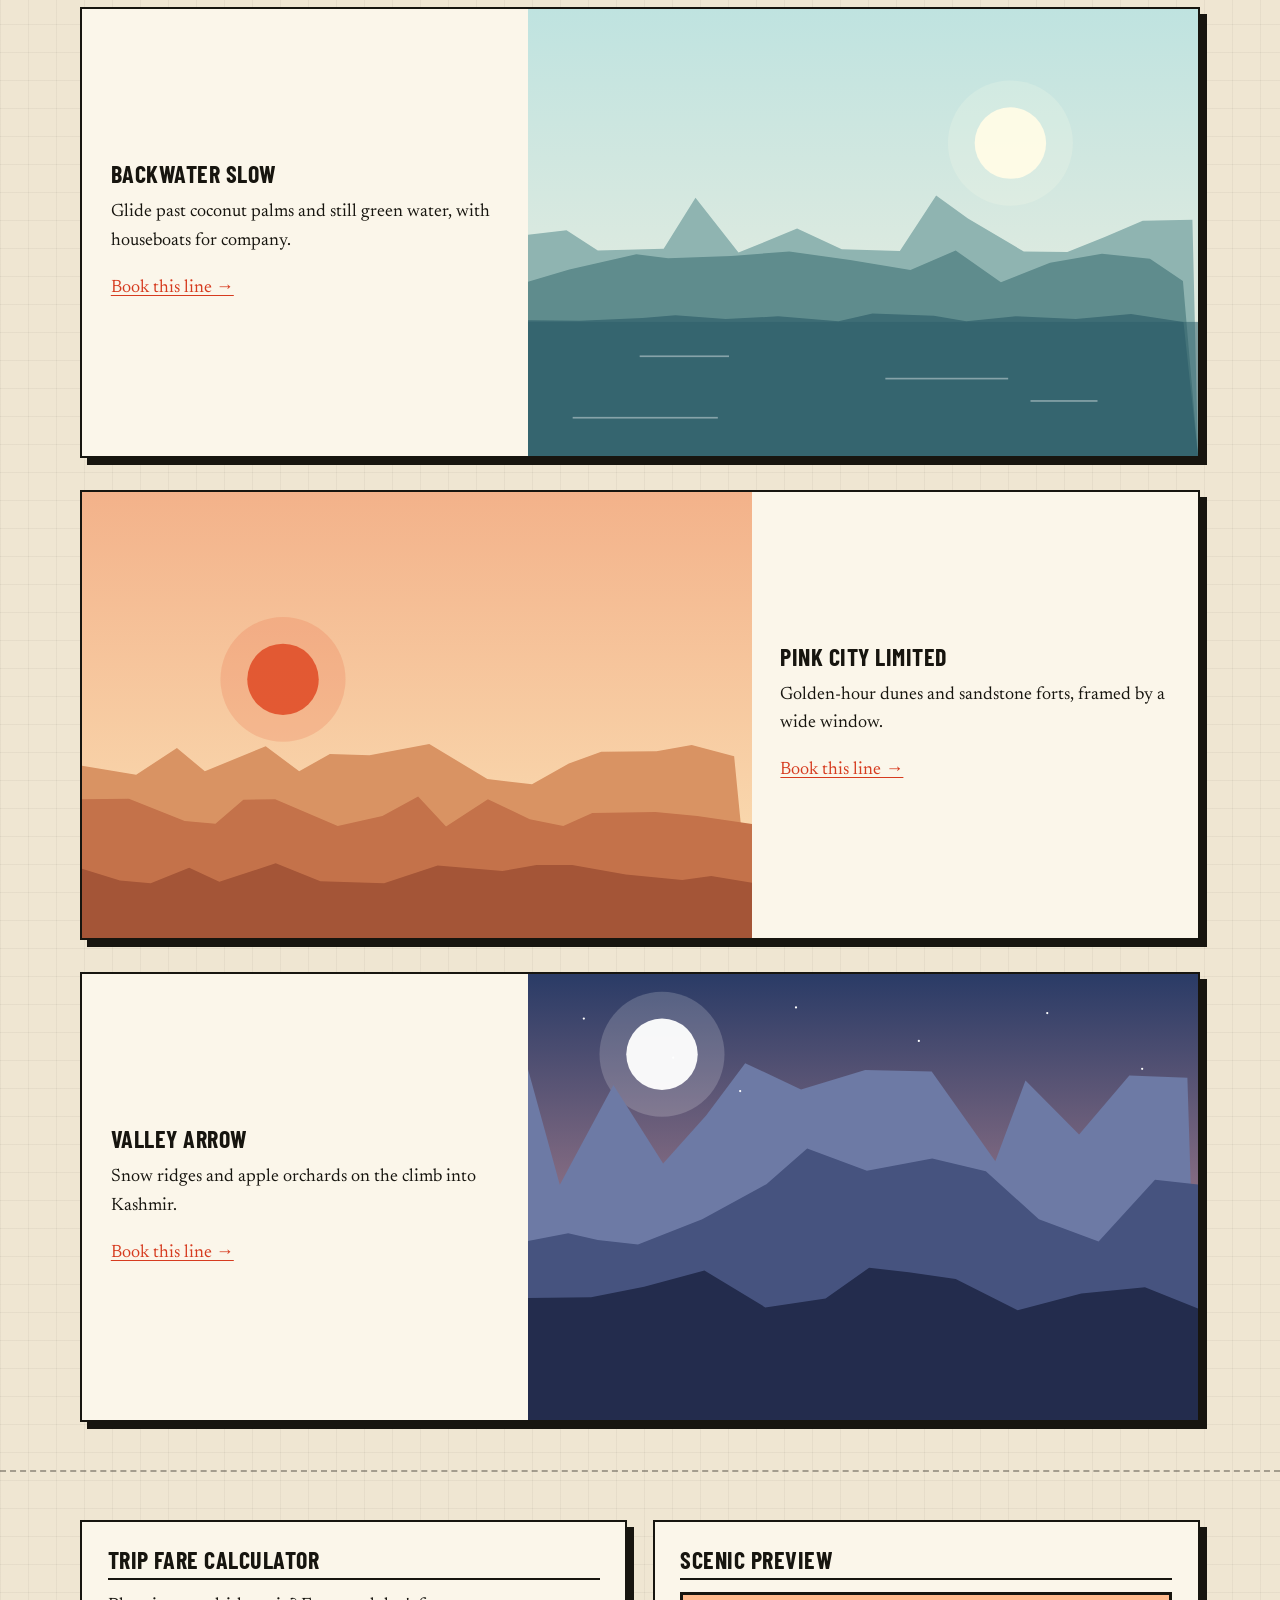
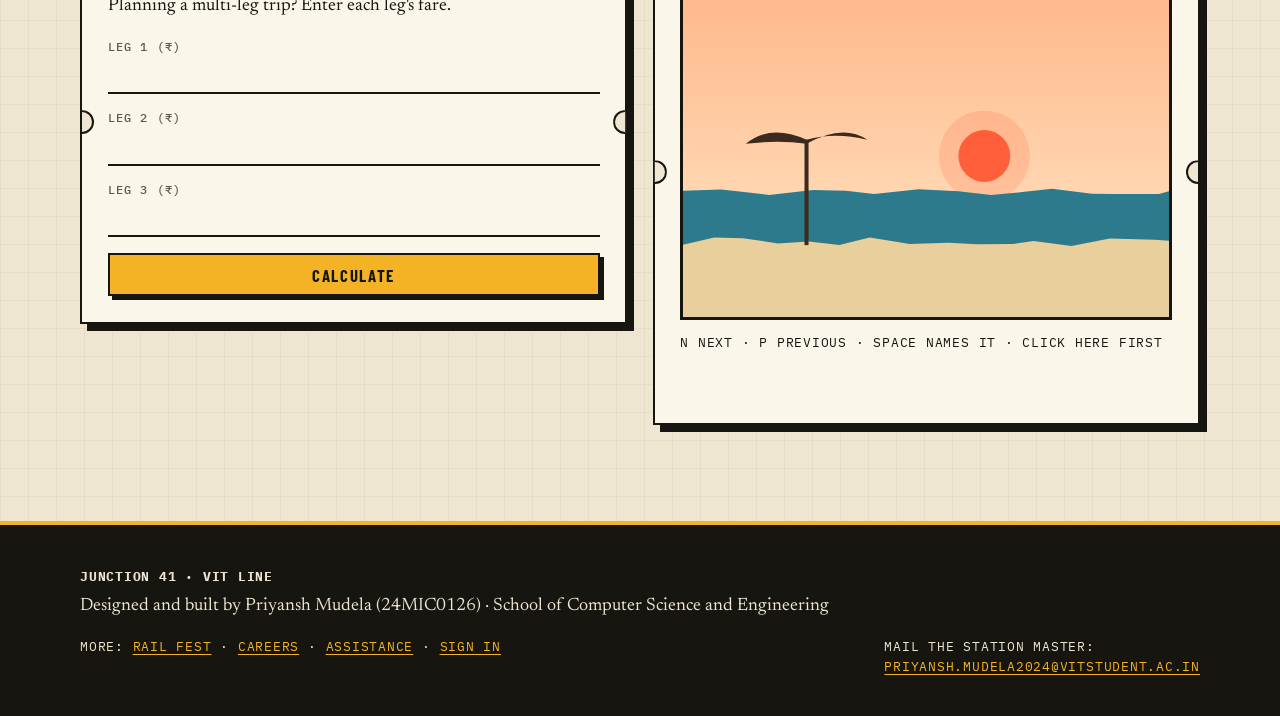
<file: routes.html>
<!DOCTYPE html>
<html lang="en"><head><meta charset="UTF-8"><meta name="viewport" content="width=device-width, initial-scale=1.0">
<title>Routes · Junction 41</title><link rel="stylesheet" href="css/style.css">
<style>.gallery{display:flex;flex-direction:column;gap:2rem}.shot{display:grid;grid-template-columns:3fr 2fr;border:2px solid var(--ink);background:#fbf6ea;box-shadow:7px 7px 0 var(--ink)}
.shot:nth-child(even){grid-template-columns:2fr 3fr}.shot:nth-child(even) img{order:2}.shot img{width:100%;height:100%;min-height:240px;object-fit:cover}.shot div{padding:1.8rem;align-self:center}
.stack{display:grid;gap:1rem}.vw{width:100%;aspect-ratio:3/2;object-fit:cover;border:3px solid var(--ink);margin-bottom:.8rem}tr.hide{display:none}@media(max-width:700px){.shot,.shot:nth-child(even){grid-template-columns:1fr}.shot:nth-child(even) img{order:0}table{font-size:.85rem}}</style></head><body>
<div class="util"><div class="wrap"><span>Boarding from <strong>Chennai Central</strong></span>
  <span><a href="status.html">Helpline 1800-41-4141</a> · <a href="account.html">Sign in</a> · <a href="summary.html">Basket <b class="cnt">1</b></a></span></div></div>
<header class="site-head"><div class="wrap">
  <a class="logo" href="index.html"><span class="lamp"></span>Junction <b>41</b></a>
  <nav class="nav" id="nav"><a href="index.html">Home</a><a href="routes.html" class=on>Routes</a><a href="book.html">Book</a><a href="trips.html">My Trips</a><a href="status.html">Live</a><a href="journal.html">Journal</a><a href="about.html">About</a></nav>
  <a class="btn" href="book.html">Book a seat</a>
  <button class="menu-btn" id="menuBtn" aria-label="Menu">MENU</button></div></header><div class="plate"><div class="wrap"><div class="pf-no">→</div><div>
  <span class="eyebrow">Routes</span><h1>Routes & timetable</h1><p>Filter by what you typed on the home page, browse the lines, add up a multi-leg fare, or flip through the views with your keyboard.</p>
  <div><span class="tag">table</span><span class="tag">URL search filter</span><span class="tag">div gallery</span><span class="tag">keydown</span></div></div></div></div><div class="rails"></div>

<section class="block"><div class="wrap"><span class="eyebrow">Timetable</span><h2>All departures</h2>
<p class="mono" id="count"></p>
<table id="tt"><thead><tr><th>Train</th><th>Route</th><th>Departs</th><th>Duration</th><th>Type</th><th>Fare</th></tr></thead><tbody><tr data-cat="Heritage" data-fare="650" id="0"><td><strong>Nilgiri Whistle</strong></td><td>Mettupalayam → Ooty</td><td>07:10</td><td>4h 40m</td><td>Heritage</td><td>₹650</td></tr><tr data-cat="Overnight" data-fare="2850" id="1"><td><strong>Konkan Sunrise</strong></td><td>Chennai → Goa</td><td>18:45</td><td>21h 10m</td><td>Overnight</td><td>₹2,850</td></tr><tr data-cat="Scenic" data-fare="1450" id="2"><td><strong>Pink City Limited</strong></td><td>Delhi → Jaipur</td><td>06:05</td><td>4h 30m</td><td>Scenic</td><td>₹1,450</td></tr><tr data-cat="Weekend" data-fare="890" id="3"><td><strong>Tea Hills Express</strong></td><td>Kochi → Munnar</td><td>08:30</td><td>5h 15m</td><td>Weekend</td><td>₹890</td></tr><tr data-cat="Scenic" data-fare="3400" id="4"><td><strong>Valley Arrow</strong></td><td>Jammu → Srinagar</td><td>09:20</td><td>6h 50m</td><td>Scenic</td><td>₹3,400</td></tr><tr data-cat="Weekend" data-fare="420" id="5"><td><strong>Backwater Slow</strong></td><td>Alappuzha → Kollam</td><td>10:00</td><td>3h 05m</td><td>Weekend</td><td>₹420</td></tr></tbody></table></div></section>
<section class="block"><div class="wrap"><span class="eyebrow">The lines</span><h2>Four views from the window seat</h2><div class="gallery"><div class="shot"><img src="img/nature-forest.svg" alt="Nilgiri Whistle"><div><h3>Nilgiri Whistle</h3><p>A narrow-gauge toy train climbs through pine and tea, crossing 250 bridges on the way to Ooty.</p><a href="book.html">Book this line →</a></div></div><div class="shot"><img src="img/nature-lake.svg" alt="Backwater Slow"><div><h3>Backwater Slow</h3><p>Glide past coconut palms and still green water, with houseboats for company.</p><a href="book.html">Book this line →</a></div></div><div class="shot"><img src="img/nature-desert.svg" alt="Pink City Limited"><div><h3>Pink City Limited</h3><p>Golden-hour dunes and sandstone forts, framed by a wide window.</p><a href="book.html">Book this line →</a></div></div><div class="shot"><img src="img/nature-alpine.svg" alt="Valley Arrow"><div><h3>Valley Arrow</h3><p>Snow ridges and apple orchards on the climb into Kashmir.</p><a href="book.html">Book this line →</a></div></div></div></div></section>
<section class="block"><div class="wrap cols">
 <div class="ticket"><h3>Trip fare calculator</h3><p>Planning a multi-leg trip? Enter each leg's fare.</p>
  <form id="fare" novalidate class="stack"><div class="f"><label for="l1">Leg 1 (₹)</label><input id="l1" type="number" min="0"></div>
  <div class="f"><label for="l2">Leg 2 (₹)</label><input id="l2" type="number" min="0"></div><div class="f"><label for="l3">Leg 3 (₹)</label><input id="l3" type="number" min="0"></div>
  <button class="btn" type="submit">Calculate</button><div class="msg" id="fareOut"></div></form></div>
 <div class="ticket"><h3>Scenic preview</h3><img id="trv" src="img/travel-goa.svg" alt="Destination" class="vw"><p class="mono">N next · P previous · Space names it · click here first</p><p class="mono" id="trvMsg" style="min-height:1.4em"></p></div>
</div></section>
<footer class="site-foot"><div class="wrap"><div><strong class="mono">Junction 41 · VIT Line</strong><br>
  Designed and built by Priyansh Mudela (24MIC0126) · School of Computer Science and Engineering</div>
  <div class="mono">More: <a href="fest.html">Rail Fest</a> · <a href="careers.html">Careers</a> · <a href="assist.html">Assistance</a> · <a href="account.html">Sign in</a></div>
  <div class="mono">Mail the station master:<br><a href="mailto:priyansh.mudela2024@vitstudent.ac.in">priyansh.mudela2024@vitstudent.ac.in</a></div></div></footer><script src="js/site.js"></script><script src="js/routes.js"></script></body></html>
</file>
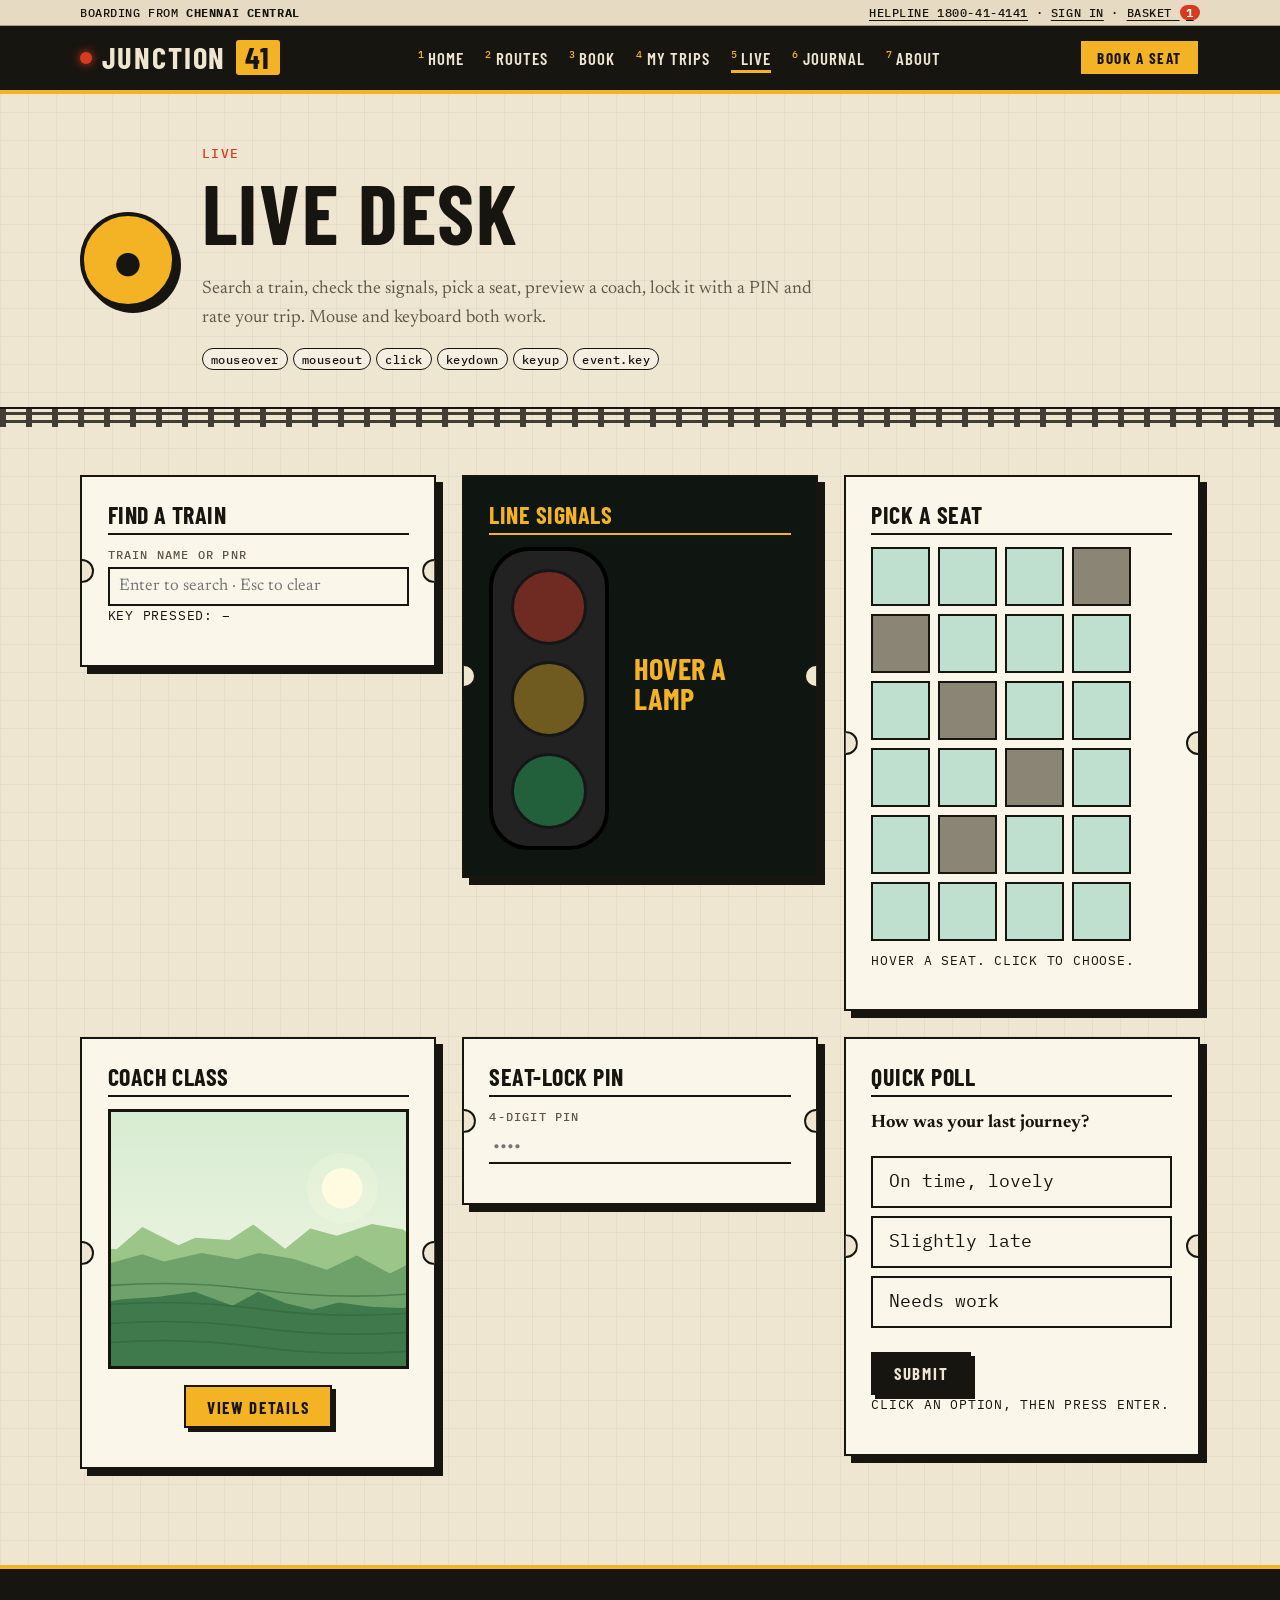
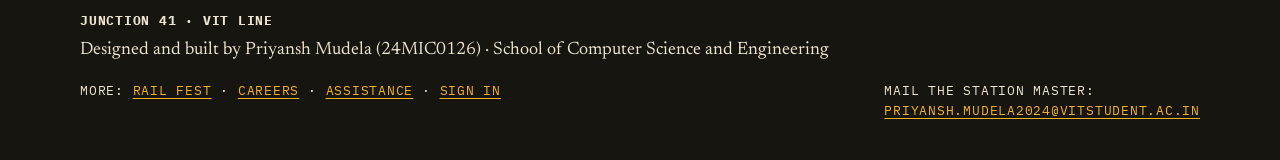
<file: status.html>
<!DOCTYPE html>
<html lang="en"><head><meta charset="UTF-8"><meta name="viewport" content="width=device-width, initial-scale=1.0">
<title>Live · Junction 41</title><link rel="stylesheet" href="css/style.css">
<style>.big{font:700 1.9rem/1 var(--display);text-transform:uppercase;min-height:2rem}.fancy{border:2px solid var(--ink)!important;padding:.6rem!important;transition:background .3s}.fancy.typing{background:#fff0b8}
.seats{display:grid;grid-template-columns:repeat(4,1fr);gap:8px;max-width:260px}.seat{aspect-ratio:1;border:2px solid var(--ink);background:#bfe0cf;cursor:pointer;transition:.15s}.seat:hover{transform:scale(1.1)}.seat.sel{background:var(--signal)}.seat.taken{background:#8a8574;cursor:not-allowed}
.pcard{text-align:center}.pcard img{margin:0 auto 1rem;width:100%;max-width:320px;border:3px solid var(--ink);transition:.3s}.pcard img.hot{transform:rotate(-2deg) scale(1.05);filter:saturate(1.8);box-shadow:8px 8px 0 var(--signal)}
.pinfo{max-height:0;opacity:0;overflow:hidden;transition:.3s;font:500 .85rem var(--mono)}.pinfo.show{max-height:60px;opacity:1;margin-bottom:.8rem}
.opt{border:2px solid var(--ink);padding:.6rem 1rem;margin-bottom:.5rem;cursor:pointer;font-family:var(--mono)}.opt.sel{background:var(--amber)}.opt:hover{background:var(--paper-2)}#sub.hi{background:var(--signal);transform:scale(1.05)}</style></head><body>
<div class="util"><div class="wrap"><span>Boarding from <strong>Chennai Central</strong></span>
  <span><a href="status.html">Helpline 1800-41-4141</a> · <a href="account.html">Sign in</a> · <a href="summary.html">Basket <b class="cnt">1</b></a></span></div></div>
<header class="site-head"><div class="wrap">
  <a class="logo" href="index.html"><span class="lamp"></span>Junction <b>41</b></a>
  <nav class="nav" id="nav"><a href="index.html">Home</a><a href="routes.html">Routes</a><a href="book.html">Book</a><a href="trips.html">My Trips</a><a href="status.html" class=on>Live</a><a href="journal.html">Journal</a><a href="about.html">About</a></nav>
  <a class="btn" href="book.html">Book a seat</a>
  <button class="menu-btn" id="menuBtn" aria-label="Menu">MENU</button></div></header><div class="plate"><div class="wrap"><div class="pf-no">●</div><div>
  <span class="eyebrow">Live</span><h1>Live desk</h1><p>Search a train, check the signals, pick a seat, preview a coach, lock it with a PIN and rate your trip. Mouse and keyboard both work.</p>
  <div><span class="tag">mouseover</span><span class="tag">mouseout</span><span class="tag">click</span><span class="tag">keydown</span><span class="tag">keyup</span><span class="tag">event.key</span></div></div></div></div><div class="rails"></div>

<section class="block"><div class="wrap cols">
 <div class="ticket"><h3>Find a train</h3><div class="f"><label for="ss">Train name or PNR</label><input id="ss" class="fancy" autocomplete="off" placeholder="Enter to search · Esc to clear"></div>
  <p class="mono" id="ssKey">Key pressed: –</p><p class="mono" id="ssEcho"></p><p class="mono" id="ssMsg" style="color:var(--green)"></p></div>

 <div class="ticket dark"><h3>Line signals</h3><div style="display:flex;gap:1.6rem;align-items:center"><div class="signal-post">
  <div class="bulb r" data-msg="STOP · line occupied"></div><div class="bulb y" data-msg="READY · next train approaching"></div><div class="bulb g" data-msg="GO · line clear"></div></div>
  <p id="sigMsg" class="big" style="color:var(--amber)">Hover a lamp</p></div></div>

 <div class="ticket"><h3>Pick a seat</h3><div class="seats" id="seats"><div class="seat" data-s="1A" data-w="window"></div><div class="seat" data-s="1B" data-w="aisle"></div><div class="seat" data-s="1C" data-w="aisle"></div><div class="seat taken" data-s="1D" data-w="window"></div><div class="seat taken" data-s="2A" data-w="window"></div><div class="seat" data-s="2B" data-w="aisle"></div><div class="seat" data-s="2C" data-w="aisle"></div><div class="seat" data-s="2D" data-w="window"></div><div class="seat" data-s="3A" data-w="window"></div><div class="seat taken" data-s="3B" data-w="aisle"></div><div class="seat" data-s="3C" data-w="aisle"></div><div class="seat" data-s="3D" data-w="window"></div><div class="seat" data-s="4A" data-w="window"></div><div class="seat" data-s="4B" data-w="aisle"></div><div class="seat taken" data-s="4C" data-w="aisle"></div><div class="seat" data-s="4D" data-w="window"></div><div class="seat" data-s="5A" data-w="window"></div><div class="seat taken" data-s="5B" data-w="aisle"></div><div class="seat" data-s="5C" data-w="aisle"></div><div class="seat" data-s="5D" data-w="window"></div><div class="seat" data-s="6A" data-w="window"></div><div class="seat" data-s="6B" data-w="aisle"></div><div class="seat" data-s="6C" data-w="aisle"></div><div class="seat" data-s="6D" data-w="window"></div></div><p class="mono" id="seatMsg" style="min-height:1.4em;margin-top:.6rem">Hover a seat. Click to choose.</p></div>

 <div class="ticket"><h3>Coach class</h3><div class="pcard"><img id="pimg" src="img/travel-munnar.svg" alt="Vista Dome coach" width="400" height="260">
  <div id="pinfo" class="pinfo">Vista Dome · glass roof, 40 seats</div><button class="btn" id="pbtn">View Details</button><p id="pdet" class="mono"></p></div></div>

 <div class="ticket"><h3>Seat-lock PIN</h3><div class="f"><label for="pin">4-digit PIN</label><input id="pin" type="password" maxlength="4" inputmode="numeric" placeholder="••••" autocomplete="off"></div><p class="mono" id="pinMsg"></p></div>

 <div class="ticket"><h3>Quick poll</h3><p><strong>How was your last journey?</strong></p>
  <div id="opts"><div class="opt" tabindex="0">On time, lovely</div><div class="opt" tabindex="0">Slightly late</div><div class="opt" tabindex="0">Needs work</div></div>
  <button class="btn dark" id="sub" style="margin-top:1rem">Submit</button><p class="mono" id="exMsg">Click an option, then press Enter.</p></div>
</div></section>
<footer class="site-foot"><div class="wrap"><div><strong class="mono">Junction 41 · VIT Line</strong><br>
  Designed and built by Priyansh Mudela (24MIC0126) · School of Computer Science and Engineering</div>
  <div class="mono">More: <a href="fest.html">Rail Fest</a> · <a href="careers.html">Careers</a> · <a href="assist.html">Assistance</a> · <a href="account.html">Sign in</a></div>
  <div class="mono">Mail the station master:<br><a href="mailto:priyansh.mudela2024@vitstudent.ac.in">priyansh.mudela2024@vitstudent.ac.in</a></div></div></footer><script src="js/site.js"></script><script src="js/mouse.js"></script><script src="js/keys.js"></script></body></html>
</file>
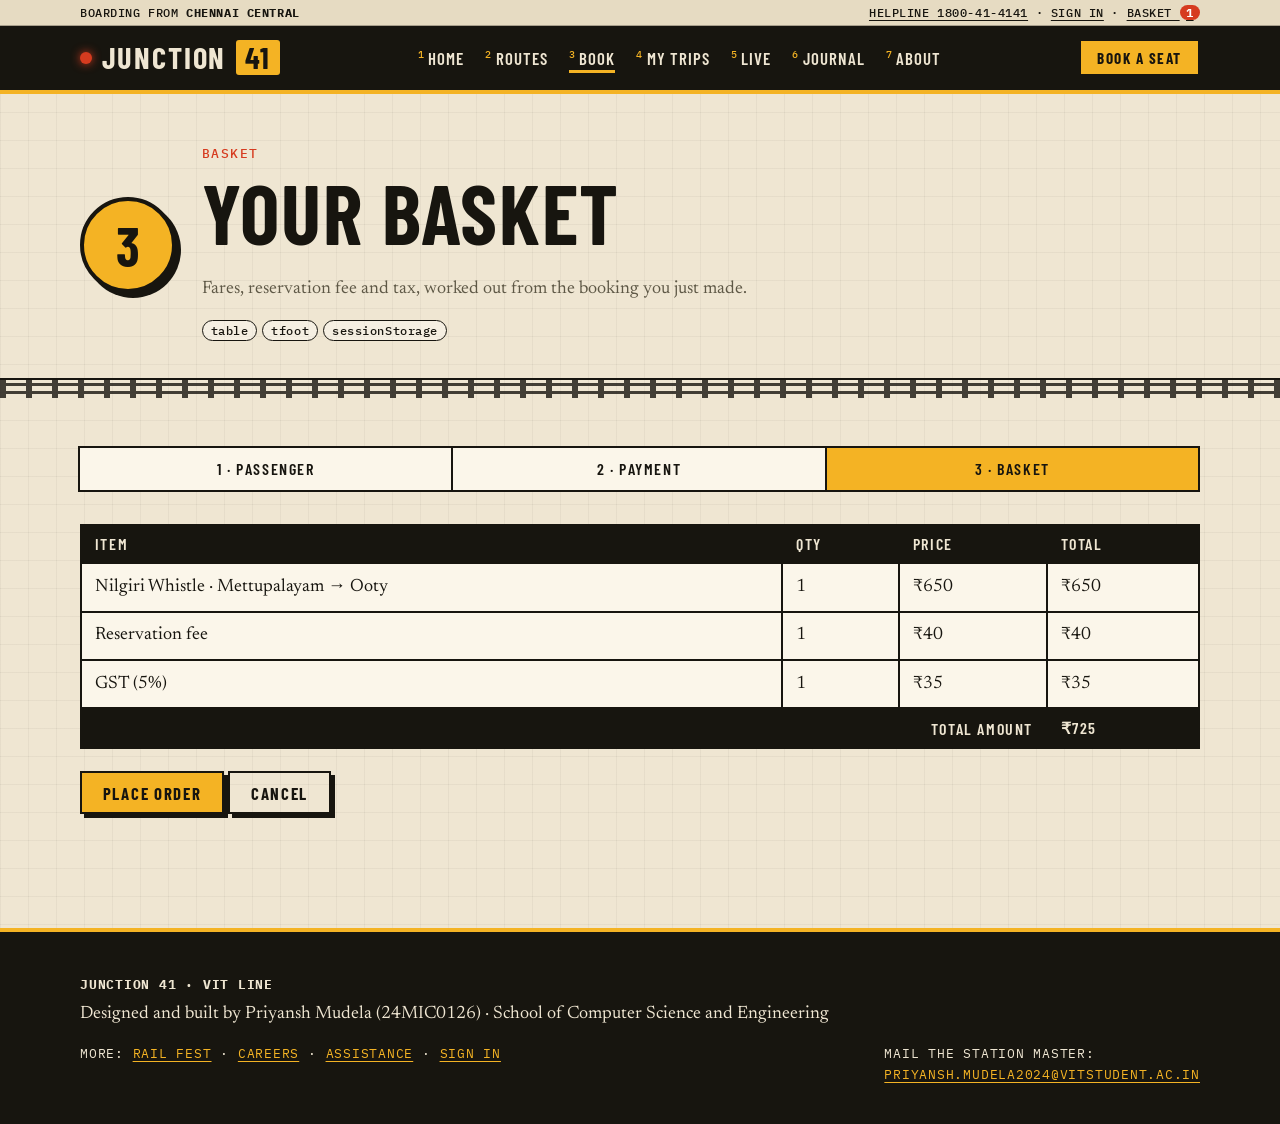
<file: summary.html>
<!DOCTYPE html>
<html lang="en"><head><meta charset="UTF-8"><meta name="viewport" content="width=device-width, initial-scale=1.0">
<title>Basket · Junction 41</title><link rel="stylesheet" href="css/style.css">
<style>.steps{display:flex;margin-bottom:2rem;font:600 1rem var(--display);letter-spacing:.1em;text-transform:uppercase}.steps a{flex:1;text-align:center;padding:.7rem .4rem;border:2px solid var(--ink);margin-left:-2px;text-decoration:none;color:var(--ink);background:#fbf6ea}.steps .now{background:var(--amber)}.steps a:hover{background:var(--paper-2)}</style></head><body>
<div class="util"><div class="wrap"><span>Boarding from <strong>Chennai Central</strong></span>
  <span><a href="status.html">Helpline 1800-41-4141</a> · <a href="account.html">Sign in</a> · <a href="summary.html">Basket <b class="cnt">1</b></a></span></div></div>
<header class="site-head"><div class="wrap">
  <a class="logo" href="index.html"><span class="lamp"></span>Junction <b>41</b></a>
  <nav class="nav" id="nav"><a href="index.html">Home</a><a href="routes.html">Routes</a><a href="book.html" class=on>Book</a><a href="trips.html">My Trips</a><a href="status.html">Live</a><a href="journal.html">Journal</a><a href="about.html">About</a></nav>
  <a class="btn" href="book.html">Book a seat</a>
  <button class="menu-btn" id="menuBtn" aria-label="Menu">MENU</button></div></header><div class="plate"><div class="wrap"><div class="pf-no">3</div><div>
  <span class="eyebrow">Basket</span><h1>Your basket</h1><p>Fares, reservation fee and tax, worked out from the booking you just made.</p>
  <div><span class="tag">table</span><span class="tag">tfoot</span><span class="tag">sessionStorage</span></div></div></div></div><div class="rails"></div>

<section class="block"><div class="wrap"><div class="steps"><a href="book.html">1 · Passenger</a><a href="payment.html">2 · Payment</a><a href="summary.html" class=now>3 · Basket</a></div>
<table><thead><tr><th>Item</th><th>Qty</th><th>Price</th><th>Total</th></tr></thead><tbody id="rows"></tbody>
<tfoot><tr><th colspan="3" style="text-align:right">Total amount</th><th id="grand">₹0</th></tr></tfoot></table>
<p style="margin-top:1.4rem"><button class="btn" id="place">Place Order</button> <a class="btn ghost" href="index.html">Cancel</a></p>
<div class="msg" id="m"></div></div></section>
<footer class="site-foot"><div class="wrap"><div><strong class="mono">Junction 41 · VIT Line</strong><br>
  Designed and built by Priyansh Mudela (24MIC0126) · School of Computer Science and Engineering</div>
  <div class="mono">More: <a href="fest.html">Rail Fest</a> · <a href="careers.html">Careers</a> · <a href="assist.html">Assistance</a> · <a href="account.html">Sign in</a></div>
  <div class="mono">Mail the station master:<br><a href="mailto:priyansh.mudela2024@vitstudent.ac.in">priyansh.mudela2024@vitstudent.ac.in</a></div></div></footer><script src="js/site.js"></script><script src="js/summary.js"></script></body></html>
</file>
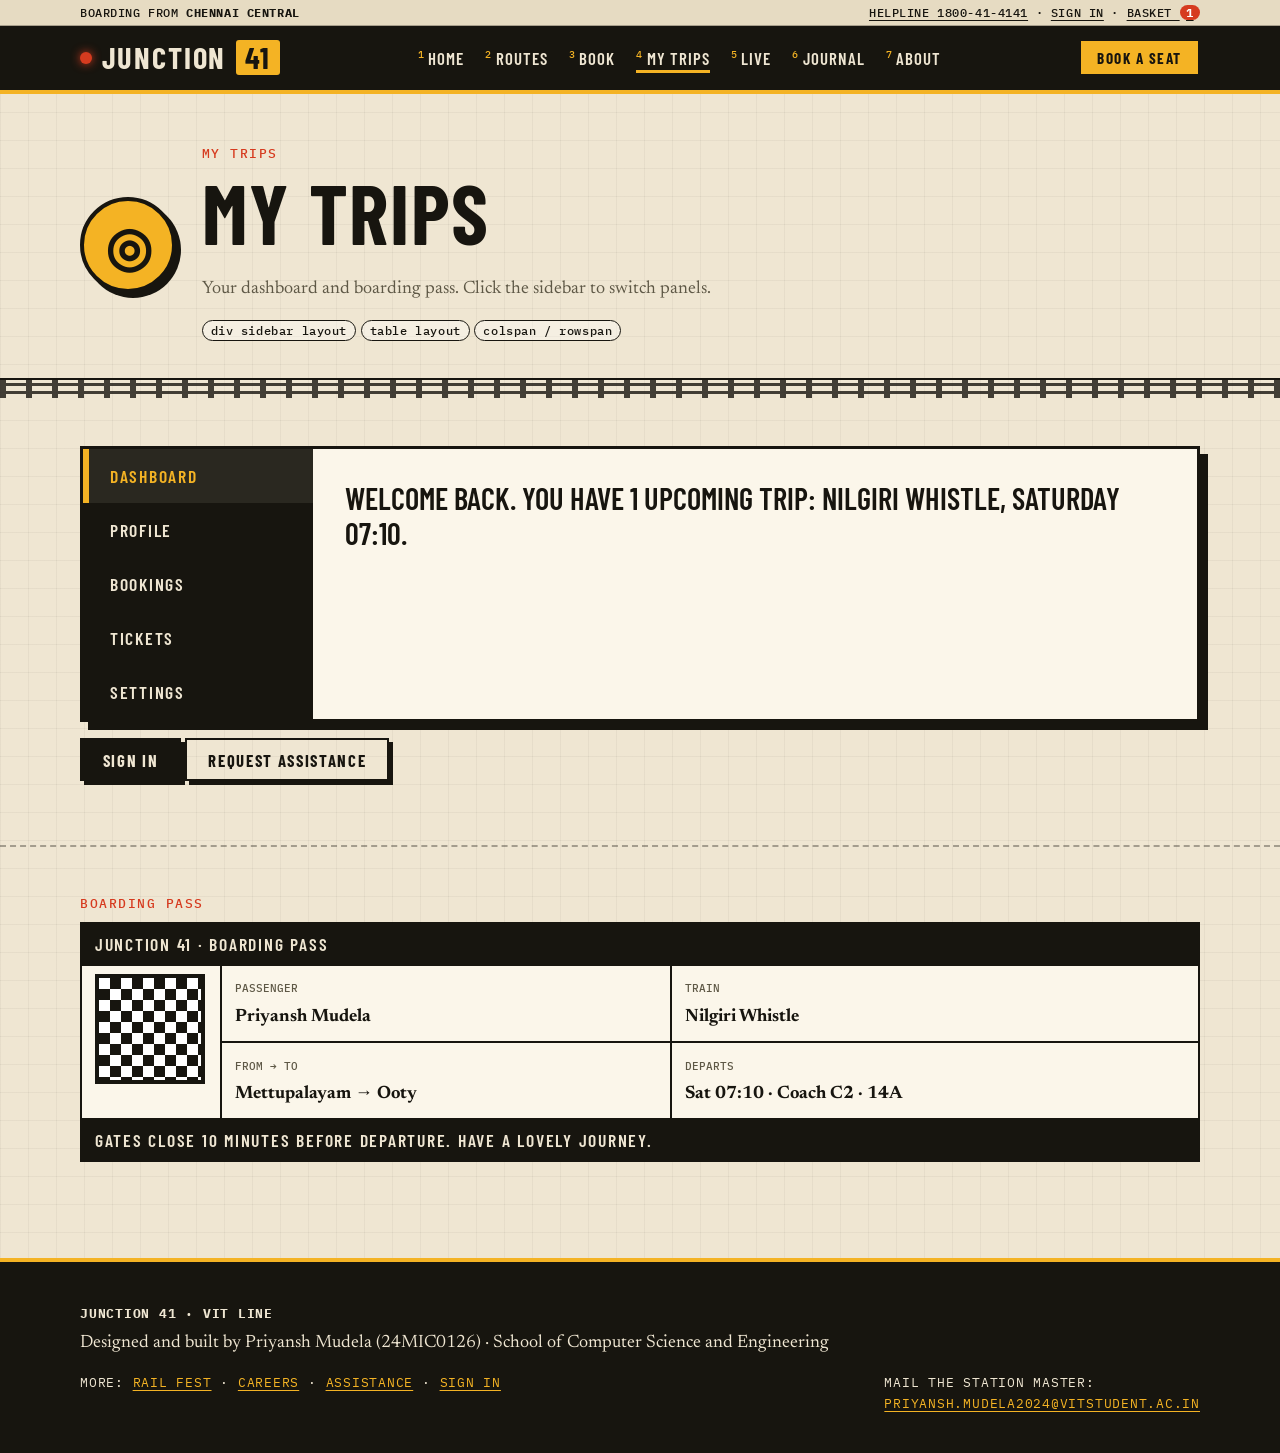
<file: trips.html>
<!DOCTYPE html>
<html lang="en"><head><meta charset="UTF-8"><meta name="viewport" content="width=device-width, initial-scale=1.0">
<title>My Trips · Junction 41</title><link rel="stylesheet" href="css/style.css">
<style>.portal{display:grid;grid-template-columns:230px 1fr;border:3px solid var(--ink);min-height:260px;box-shadow:8px 8px 0 var(--ink)}.side{background:var(--ink)}
.side div{color:var(--paper);padding:1rem 1.3rem;font:600 1.1rem var(--display);letter-spacing:.1em;text-transform:uppercase;cursor:pointer;border-left:6px solid transparent}.side div:hover{background:#2a2820}.side div.on{border-color:var(--amber);background:#2a2820;color:var(--amber)}
.main{padding:2rem;font:600 1.9rem/1.15 var(--display);text-transform:uppercase;background:#fbf6ea}.pass-t td{vertical-align:top;background:#fbf6ea}.hd,.ft{background:var(--ink)!important;color:var(--paper);font:600 1.1rem var(--display);letter-spacing:.1em;text-transform:uppercase}
.qr{width:140px}.qr div{width:110px;height:110px;background:repeating-conic-gradient(var(--ink) 0 25%,#fff 0 50%) 0 0/22px 22px;border:4px solid var(--ink)}small{font:500 .7rem var(--mono);text-transform:uppercase;color:var(--muted)}
@media(max-width:640px){.portal{grid-template-columns:1fr}}</style></head><body>
<div class="util"><div class="wrap"><span>Boarding from <strong>Chennai Central</strong></span>
  <span><a href="status.html">Helpline 1800-41-4141</a> · <a href="account.html">Sign in</a> · <a href="summary.html">Basket <b class="cnt">1</b></a></span></div></div>
<header class="site-head"><div class="wrap">
  <a class="logo" href="index.html"><span class="lamp"></span>Junction <b>41</b></a>
  <nav class="nav" id="nav"><a href="index.html">Home</a><a href="routes.html">Routes</a><a href="book.html">Book</a><a href="trips.html" class=on>My Trips</a><a href="status.html">Live</a><a href="journal.html">Journal</a><a href="about.html">About</a></nav>
  <a class="btn" href="book.html">Book a seat</a>
  <button class="menu-btn" id="menuBtn" aria-label="Menu">MENU</button></div></header><div class="plate"><div class="wrap"><div class="pf-no">◎</div><div>
  <span class="eyebrow">My Trips</span><h1>My Trips</h1><p>Your dashboard and boarding pass. Click the sidebar to switch panels.</p>
  <div><span class="tag">div sidebar layout</span><span class="tag">table layout</span><span class="tag">colspan / rowspan</span></div></div></div></div><div class="rails"></div>

<section class="block"><div class="wrap">
 <div class="portal"><div class="side" id="side">
  <div class="on" data-t="Welcome back. You have 1 upcoming trip: Nilgiri Whistle, Saturday 07:10.">Dashboard</div>
  <div data-t="Traveller profile: loyalty tier Silver · 2,480 points · Window seat preferred.">Profile</div>
  <div data-t="Bookings: 3 completed, 1 upcoming, 0 cancelled.">Bookings</div>
  <div data-t="Tickets: boarding pass is ready below. Show it at the gate.">Tickets</div>
  <div data-t="Settings: notifications, saved passengers and password live here.">Settings</div></div>
  <div class="main" id="main">Welcome back. You have 1 upcoming trip: Nilgiri Whistle, Saturday 07:10.</div></div>
 <p style="margin:1rem 0"><a class="btn dark" href="account.html">Sign in</a> <a class="btn ghost" href="assist.html">Request assistance</a></p></div></section>
<section class="block"><div class="wrap"><span class="eyebrow">Boarding pass</span>
 <table class="pass-t"><tr><td colspan="3" class="hd">Junction 41 · Boarding Pass</td></tr>
  <tr><td rowspan="2" class="qr"><div aria-hidden="true"></div></td><td><small>Passenger</small><br><strong>Priyansh Mudela</strong></td><td><small>Train</small><br><strong>Nilgiri Whistle</strong></td></tr>
  <tr><td><small>From → To</small><br><strong>Mettupalayam → Ooty</strong></td><td><small>Departs</small><br><strong>Sat 07:10 · Coach C2 · 14A</strong></td></tr>
  <tr><td colspan="3" class="ft">Gates close 10 minutes before departure. Have a lovely journey.</td></tr></table></div></section>
<script>var it=document.querySelectorAll('#side div'),mn=document.getElementById('main');
it.forEach(function(d){d.addEventListener('click',function(){it.forEach(function(x){x.classList.remove('on')});d.classList.add('on');mn.textContent=d.dataset.t;});});</script>
<footer class="site-foot"><div class="wrap"><div><strong class="mono">Junction 41 · VIT Line</strong><br>
  Designed and built by Priyansh Mudela (24MIC0126) · School of Computer Science and Engineering</div>
  <div class="mono">More: <a href="fest.html">Rail Fest</a> · <a href="careers.html">Careers</a> · <a href="assist.html">Assistance</a> · <a href="account.html">Sign in</a></div>
  <div class="mono">Mail the station master:<br><a href="mailto:priyansh.mudela2024@vitstudent.ac.in">priyansh.mudela2024@vitstudent.ac.in</a></div></div></footer><script src="js/site.js"></script></body></html>
</file>
<file: css/style.css>
/* JUNCTION 41 — shared styles
   Theme: a railway junction. Paper timetable, signal lamps, departure boards. */
@import url('https://fonts.googleapis.com/css2?family=Barlow+Condensed:wght@500;600;700&family=IBM+Plex+Mono:wght@400;500&family=Newsreader:ital,opsz,wght@0,6..72,400;0,6..72,600;1,6..72,400&display=swap');

:root {
  --paper: #efe6d2;
  --paper-2: #e6dbc2;
  --ink: #17150f;
  --signal: #d63b1f;
  --amber: #f4b324;
  --green: #1e6a4b;
  --board: #0f1612;
  --muted: #5e5846;
  --display: 'Barlow Condensed', 'Arial Narrow', Impact, sans-serif;
  --body: 'Newsreader', Georgia, 'Times New Roman', serif;
  --mono: 'IBM Plex Mono', ui-monospace, Consolas, monospace;
}
* { box-sizing: border-box; }
html { scroll-behavior: smooth; }
body {
  margin: 0; color: var(--ink); background: var(--paper);
  font: 18px/1.6 var(--body);
  background-image: linear-gradient(rgba(23,21,15,.045) 1px, transparent 1px), linear-gradient(90deg, rgba(23,21,15,.045) 1px, transparent 1px);
  background-size: 28px 28px;
}
img, video { max-width: 100%; display: block; }
a { color: var(--signal); text-underline-offset: 3px; }
a:hover { color: var(--ink); }
h1, h2, h3, h4 { font-family: var(--display); text-transform: uppercase; letter-spacing: .02em; line-height: 1; margin: 0 0 .5em; }
h1 { font-size: clamp(2.6rem, 7vw, 5.2rem); }
h2 { font-size: clamp(1.8rem, 4vw, 2.8rem); }
h3 { font-size: 1.5rem; }
p { margin: 0 0 1em; }
.wrap { width: min(1120px, 92%); margin: 0 auto; }
.mono { font-family: var(--mono); font-size: .8rem; letter-spacing: .06em; text-transform: uppercase; }

/* ---------- site header ---------- */
.site-head { position: sticky; top: 0; z-index: 50; background: var(--ink); color: var(--paper); border-bottom: 4px solid var(--amber); }
.site-head .wrap { display: flex; align-items: center; justify-content: space-between; gap: 1rem; min-height: 64px; }
.logo { display: flex; align-items: center; gap: .6rem; font: 700 1.9rem/1 var(--display); letter-spacing: .06em; color: var(--paper); text-decoration: none; text-transform: uppercase; }
.logo b { background: var(--amber); color: var(--ink); padding: .08em .3em; border-radius: 3px; }
.lamp { width: 12px; height: 12px; border-radius: 50%; background: var(--signal); box-shadow: 0 0 10px var(--signal); animation: blink 2.4s infinite; }
@keyframes blink { 50% { opacity: .25; } }
.nav { display: flex; gap: .2rem; counter-reset: pf; }
.nav a { counter-increment: pf; color: var(--paper); text-decoration: none; font: 600 1.05rem var(--display); letter-spacing: .1em; text-transform: uppercase; padding: .5rem .85rem; position: relative; }
.nav a::before { content: counter(pf); font: 500 .65rem var(--mono); color: var(--amber); margin-right: .35em; vertical-align: super; }
.nav a::after { content: ""; position: absolute; left: .85rem; right: .85rem; bottom: .2rem; height: 3px; background: var(--amber); transform: scaleX(0); transform-origin: left; transition: transform .25s; }
.nav a:hover::after, .nav a.on::after { transform: scaleX(1); }
.menu-btn { display: none; background: none; border: 2px solid var(--paper); color: var(--paper); font: 600 1rem var(--display); letter-spacing: .1em; padding: .35rem .7rem; cursor: pointer; }

/* ---------- buttons & tags ---------- */
.btn { display: inline-block; cursor: pointer; border: 2px solid var(--ink); background: var(--amber); color: var(--ink); font: 700 1.05rem var(--display); letter-spacing: .1em; text-transform: uppercase; padding: .6rem 1.3rem; text-decoration: none; box-shadow: 4px 4px 0 var(--ink); transition: transform .12s, box-shadow .12s, background .2s; }
.btn:hover { transform: translate(2px, 2px); box-shadow: 2px 2px 0 var(--ink); background: var(--signal); color: #fff; }
.btn.dark { background: var(--ink); color: var(--paper); }
.btn.dark:hover { background: var(--signal); }
.btn.ghost { background: transparent; }
.tag { display: inline-block; font: 500 .72rem var(--mono); letter-spacing: .05em; padding: .15rem .5rem; border: 1px solid var(--ink); border-radius: 99px; margin: 0 .3rem .3rem 0; background: rgba(255,255,255,.35); }

/* ---------- page plate (title block) ---------- */
.plate { padding: 3.2rem 0 2rem; border-bottom: 2px solid var(--ink); }
.plate .wrap { display: grid; grid-template-columns: auto 1fr; gap: 1.6rem; align-items: center; }
.pf-no { width: 96px; height: 96px; border-radius: 50%; background: var(--amber); border: 4px solid var(--ink); display: grid; place-items: center; font: 700 3.4rem var(--display); box-shadow: 5px 5px 0 var(--ink); }
.plate h1 { margin-bottom: .25em; }
.plate p { max-width: 62ch; color: var(--muted); margin-bottom: .8rem; }
.rails { height: 18px; background: repeating-linear-gradient(90deg, var(--ink) 0 6px, transparent 6px 26px) bottom/100% 100% no-repeat, linear-gradient(var(--ink), var(--ink)) 0 3px/100% 3px no-repeat, linear-gradient(var(--ink), var(--ink)) 0 11px/100% 3px no-repeat; opacity: .8; }

section.block { padding: 3rem 0; }
section.block + section.block { border-top: 2px dashed rgba(23,21,15,.35); }
.eyebrow { display: block; font: 500 .8rem var(--mono); letter-spacing: .12em; text-transform: uppercase; color: var(--signal); margin-bottom: .6rem; }
.cols { display: grid; grid-template-columns: repeat(auto-fit, minmax(300px, 1fr)); gap: 1.6rem; align-items: start; }

/* ---------- ticket card ---------- */
.ticket { background: #fbf6ea; border: 2px solid var(--ink); box-shadow: 7px 7px 0 var(--ink); padding: 1.6rem; position: relative; }
.ticket::before, .ticket::after { content: ""; position: absolute; top: 50%; width: 20px; height: 20px; background: var(--paper); border: 2px solid var(--ink); border-radius: 50%; transform: translateY(-50%); }
.ticket::before { left: -12px; clip-path: inset(0 0 0 50%); }
.ticket::after { right: -12px; clip-path: inset(0 50% 0 0); }
.ticket h3 { border-bottom: 2px solid var(--ink); padding-bottom: .4rem; }
.ticket.dark { background: var(--board); color: #e7f5e1; }
.ticket.dark h3 { border-color: var(--amber); color: var(--amber); }

/* ---------- tables ---------- */
table { border-collapse: collapse; width: 100%; background: #fbf6ea; }
th, td { border: 2px solid var(--ink); padding: .55rem .8rem; text-align: left; }
th { background: var(--ink); color: var(--paper); font: 600 1rem var(--display); letter-spacing: .1em; text-transform: uppercase; }
.board { background: var(--board); color: var(--amber); font-family: var(--mono); border: 4px solid var(--ink); }
.board th { background: #1a241d; color: #9ec9a6; font: 500 .75rem var(--mono); letter-spacing: .12em; border-color: #26352b; }
.board td { border-color: #26352b; font-size: .95rem; letter-spacing: .05em; text-transform: uppercase; }
.board a { color: var(--amber); }
.board tr:hover td { background: #1c2b21; }
.ok { color: #6fe39a; } .late { color: #ff7a5c; }
.flip { display: inline-block; min-width: 1ch; }

mark { background: var(--amber); padding: 0 .2em; }
footer.site-foot { background: var(--ink); color: var(--paper); padding: 2.4rem 0; margin-top: 3rem; border-top: 4px solid var(--amber); }
footer.site-foot .wrap { display: flex; flex-wrap: wrap; justify-content: space-between; gap: 1rem; }
footer.site-foot a { color: var(--amber); }

/* ---------- forms ---------- */
form.pass { background: #fbf6ea; border: 2px solid var(--ink); box-shadow: 7px 7px 0 var(--ink); padding: 1.8rem; display: grid; grid-template-columns: repeat(auto-fit, minmax(240px, 1fr)); gap: 1.2rem 1.6rem; }
.f { display: flex; flex-direction: column; gap: .3rem; }
.f.full { grid-column: 1 / -1; }
.f > label, .f > .lbl, legend { font: 500 .75rem var(--mono); letter-spacing: .1em; text-transform: uppercase; color: var(--muted); }
fieldset { border: 0; padding: 0; margin: 0; min-width: 0; }
input:not([type=radio]):not([type=checkbox]):not([type=range]):not([type=color]):not([type=image]), select, textarea {
  font: 1.05rem var(--body); padding: .55rem .2rem; border: 0; border-bottom: 2px solid var(--ink); background: transparent; color: var(--ink); border-radius: 0; width: 100%; }
input:focus, select:focus, textarea:focus { outline: none; background: rgba(244,179,36,.25); border-color: var(--signal); }
input:invalid:not(:placeholder-shown):not([type=file]) { border-color: var(--signal); }
.opts { display: flex; flex-wrap: wrap; gap: .4rem 1.2rem; }
.opts label { font: 1rem var(--body); text-transform: none; letter-spacing: 0; color: var(--ink); display: inline-flex; gap: .4rem; align-items: center; cursor: pointer; }
input[type=radio], input[type=checkbox] { accent-color: var(--signal); width: 1.1rem; height: 1.1rem; }
.actions { grid-column: 1 / -1; display: flex; flex-wrap: wrap; gap: .8rem; align-items: center; }
.msg { font: 500 .9rem var(--mono); padding: .6rem .9rem; border-left: 5px solid var(--ink); background: rgba(23,21,15,.06); margin-top: .8rem; display: none; }
.msg.show { display: block; }
.msg.good { border-color: var(--green); background: rgba(30,106,75,.14); color: #0f4a33; }
.msg.bad { border-color: var(--signal); background: rgba(214,59,31,.12); color: #8a2310; }
.err { color: var(--signal); font: 500 .75rem var(--mono); min-height: 1em; }

/* ---------- signal lamps ---------- */
.signal-post { background: #222; border: 4px solid #000; border-radius: 40px; padding: 1.1rem; display: inline-flex; flex-direction: column; gap: 1rem; }
.bulb { width: 76px; height: 76px; border-radius: 50%; border: 3px solid #000; opacity: .35; transition: .2s; cursor: pointer; }
.bulb.r { background: #ff3b24; } .bulb.y { background: #ffc61a; } .bulb.g { background: #20d46a; }
.bulb.lit { opacity: 1; box-shadow: 0 0 36px 8px currentColor; transform: scale(1.08); }
.bulb.r.lit { color: #ff3b24; } .bulb.y.lit { color: #ffc61a; } .bulb.g.lit { color: #20d46a; }

@media (max-width: 820px) {
  .menu-btn { display: block; }
  .nav { display: none; position: absolute; top: 100%; left: 0; right: 0; background: var(--ink); flex-direction: column; padding: .5rem 4%; border-bottom: 4px solid var(--amber); }
  .nav.open { display: flex; }
  .site-head .wrap > .btn { display: none; }
  .plate .wrap { grid-template-columns: 1fr; }
  .pf-no { width: 72px; height: 72px; font-size: 2.4rem; }
  body { font-size: 17px; }
}
@media (prefers-reduced-motion: reduce) { * { animation: none !important; transition: none !important; } }
.util{background:var(--paper-2);border-bottom:1px solid rgba(23,21,15,.3);font:500 .72rem var(--mono);letter-spacing:.05em;text-transform:uppercase}
.util .wrap{display:flex;justify-content:space-between;gap:1rem;flex-wrap:wrap;padding:.3rem 0}.util a{color:var(--ink)}.cnt{background:var(--signal);color:#fff;padding:0 .4rem;border-radius:9px}
@media(max-width:600px){.util .wrap>span:first-child{display:none}}
.nav a{white-space:nowrap;padding:.5rem .55rem;letter-spacing:.06em}.nav a::after{left:.55rem;right:.55rem}.btn{white-space:nowrap}.site-head .wrap>.btn{padding:.45rem 1rem;font-size:.95rem}
</file>
